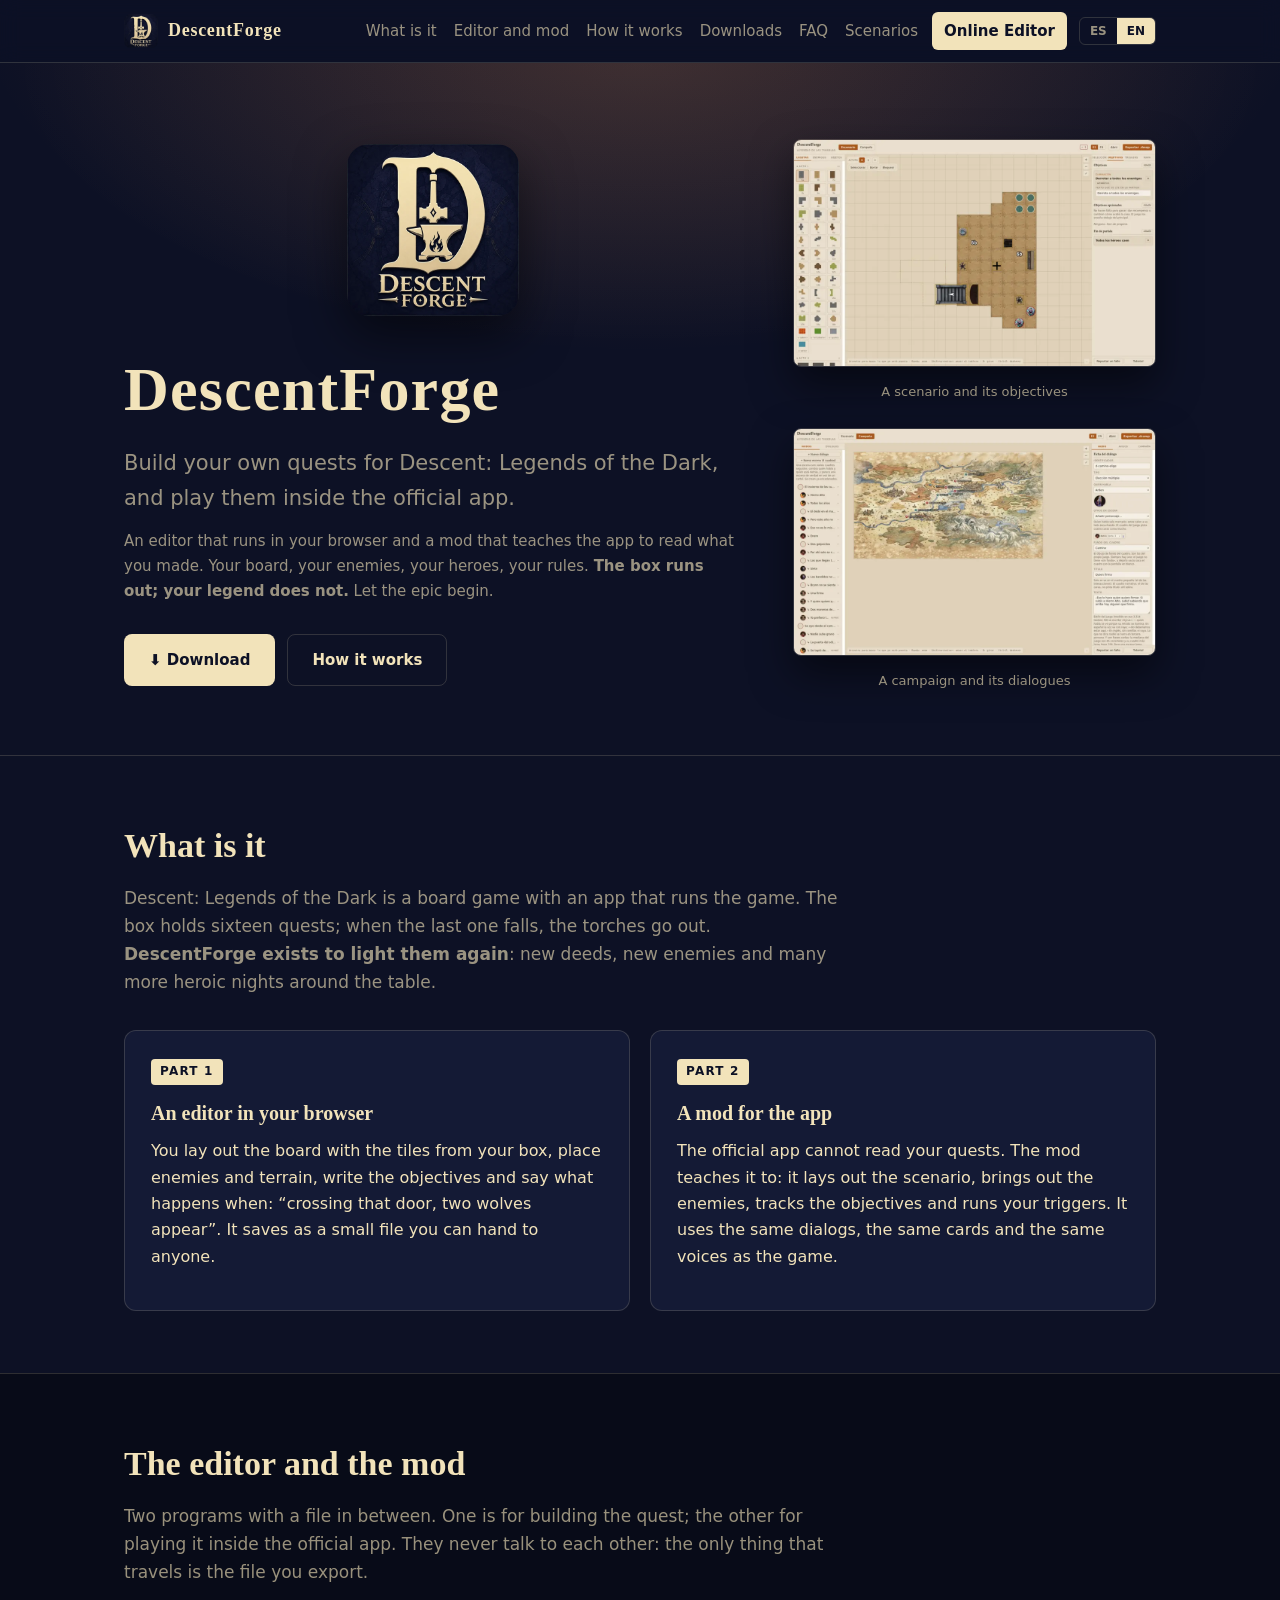
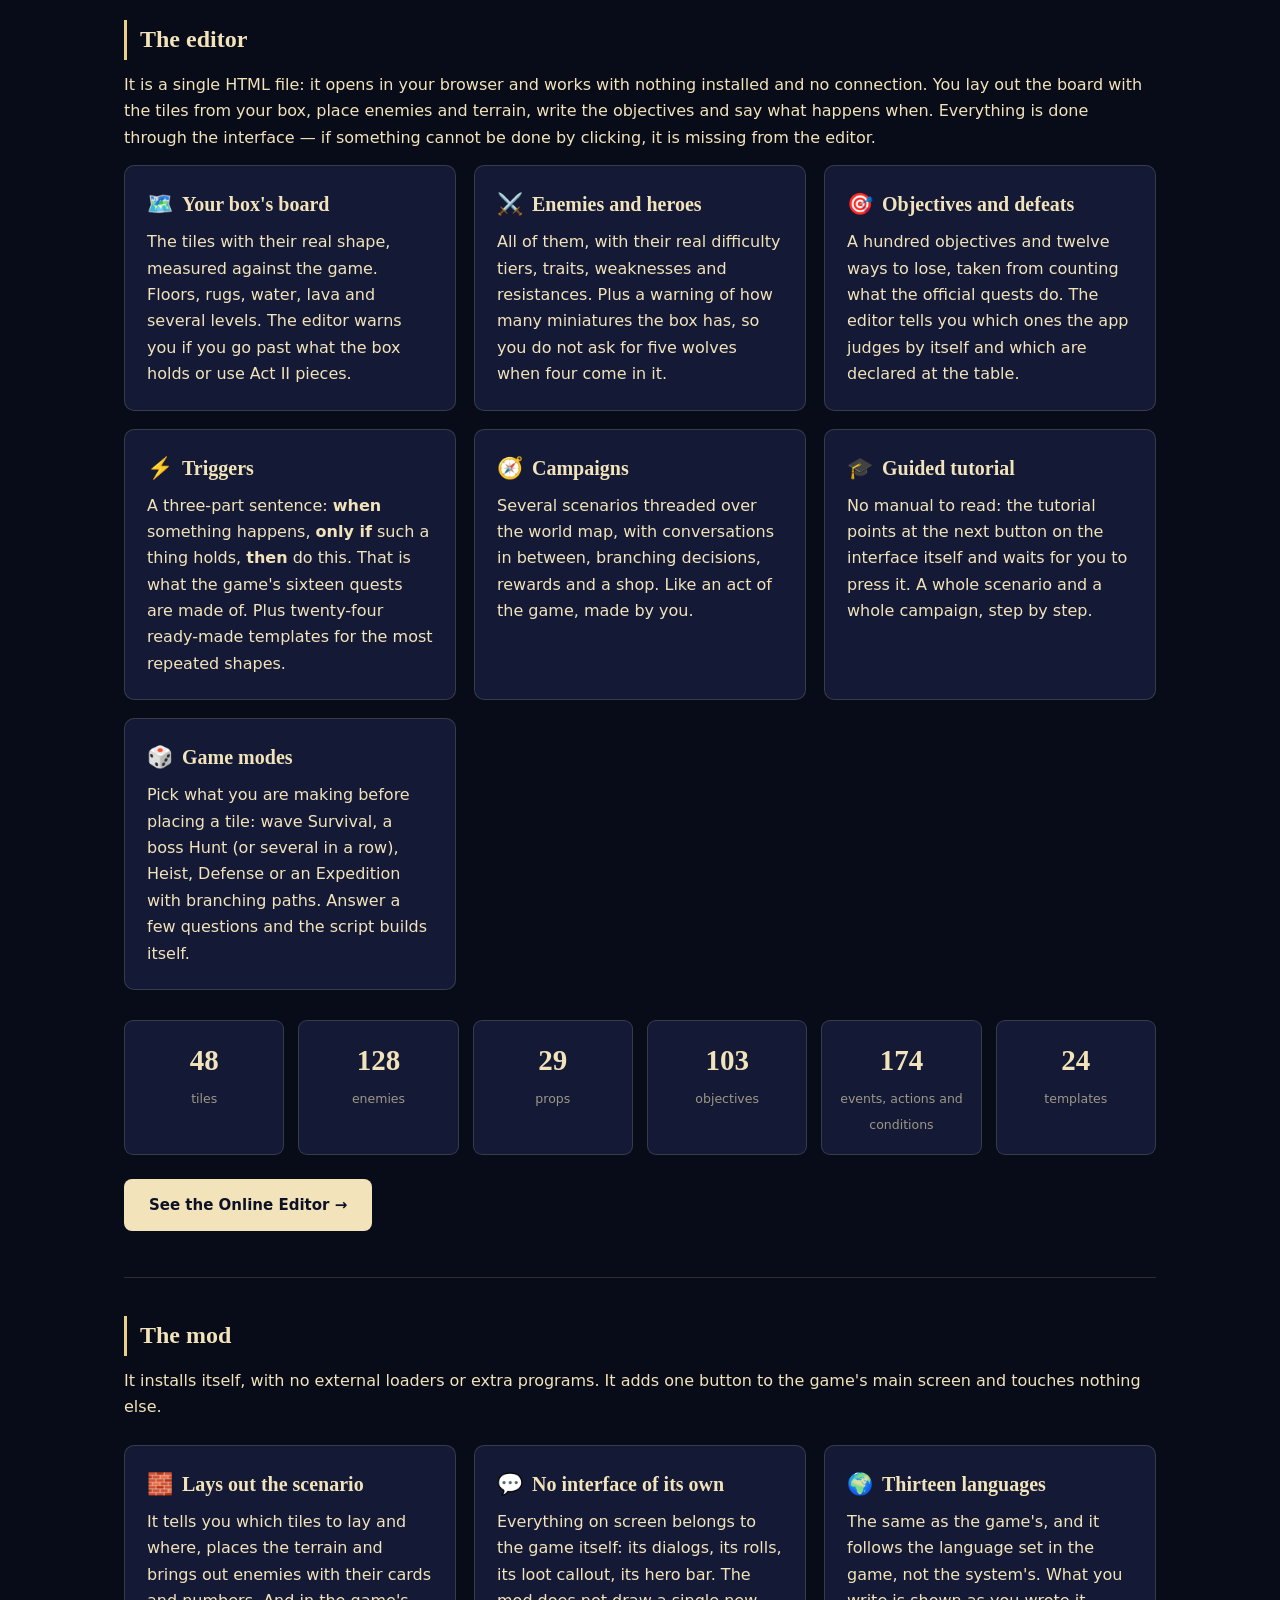
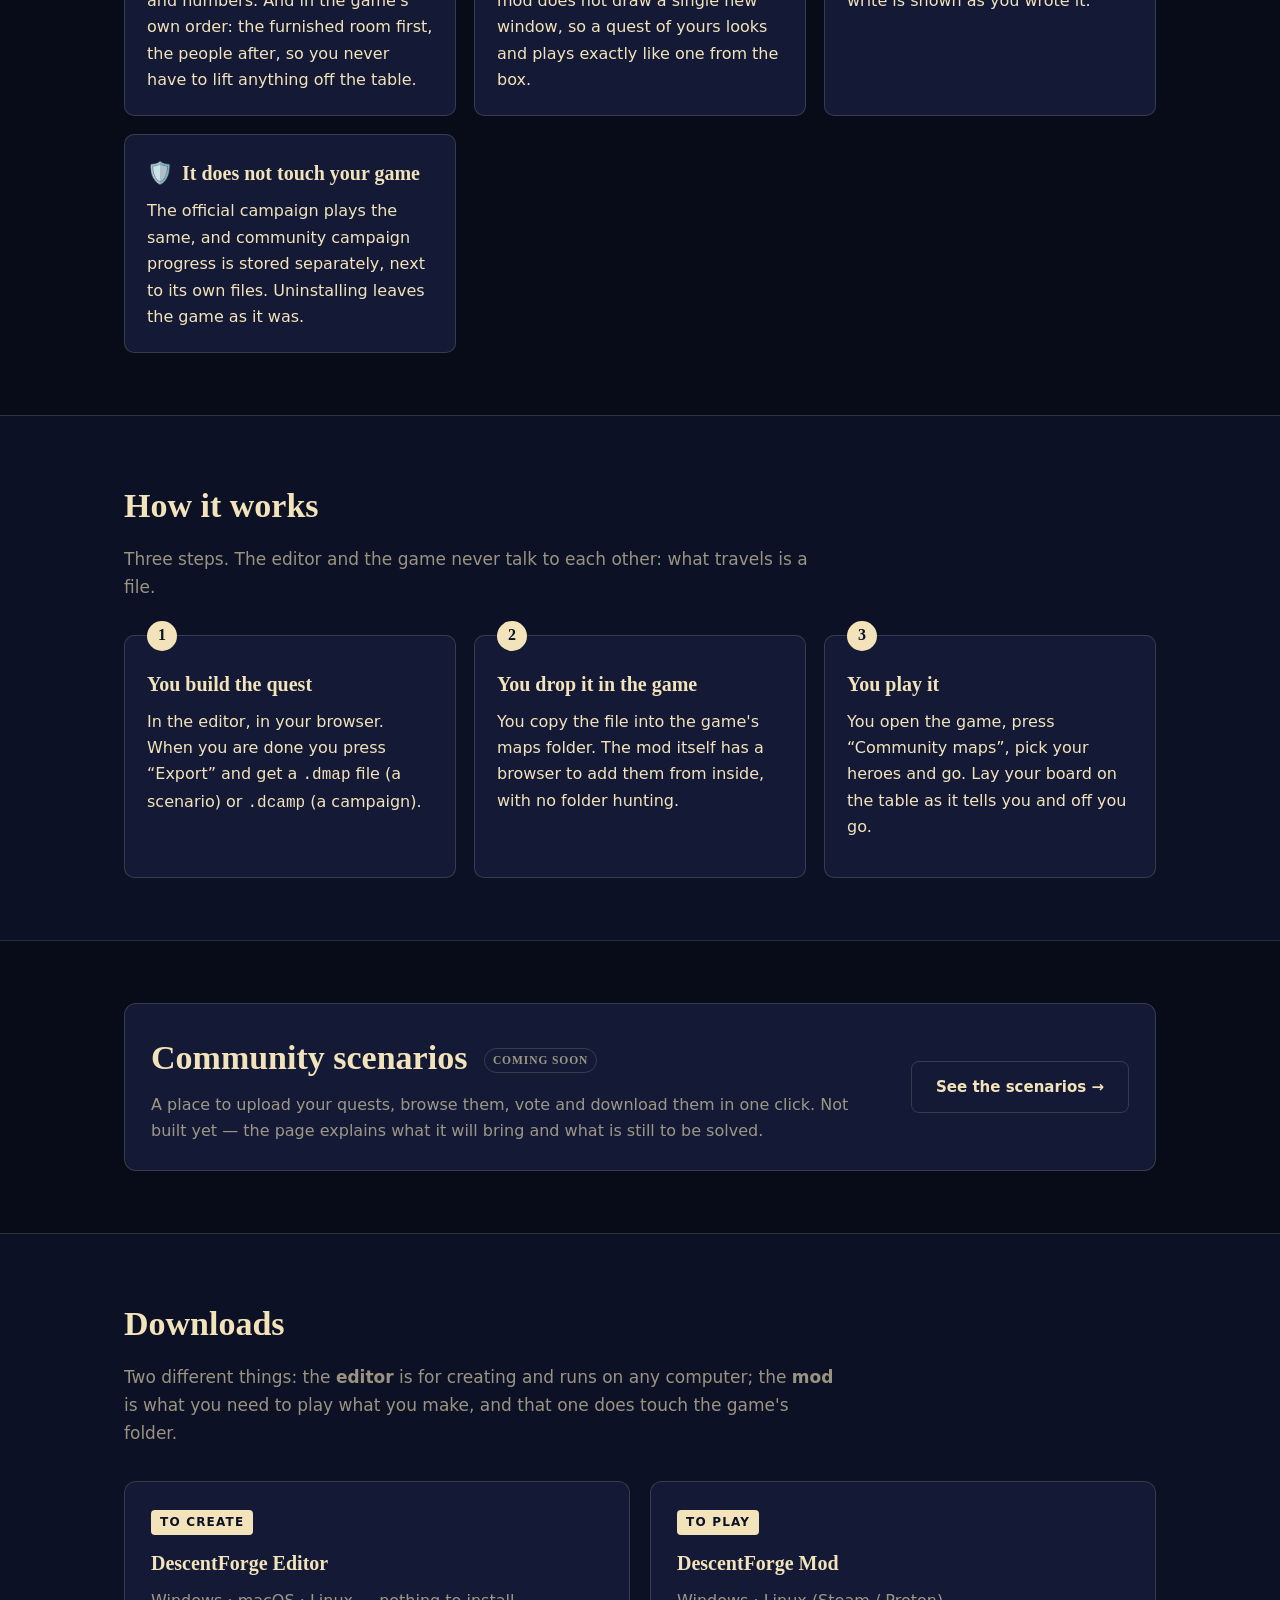
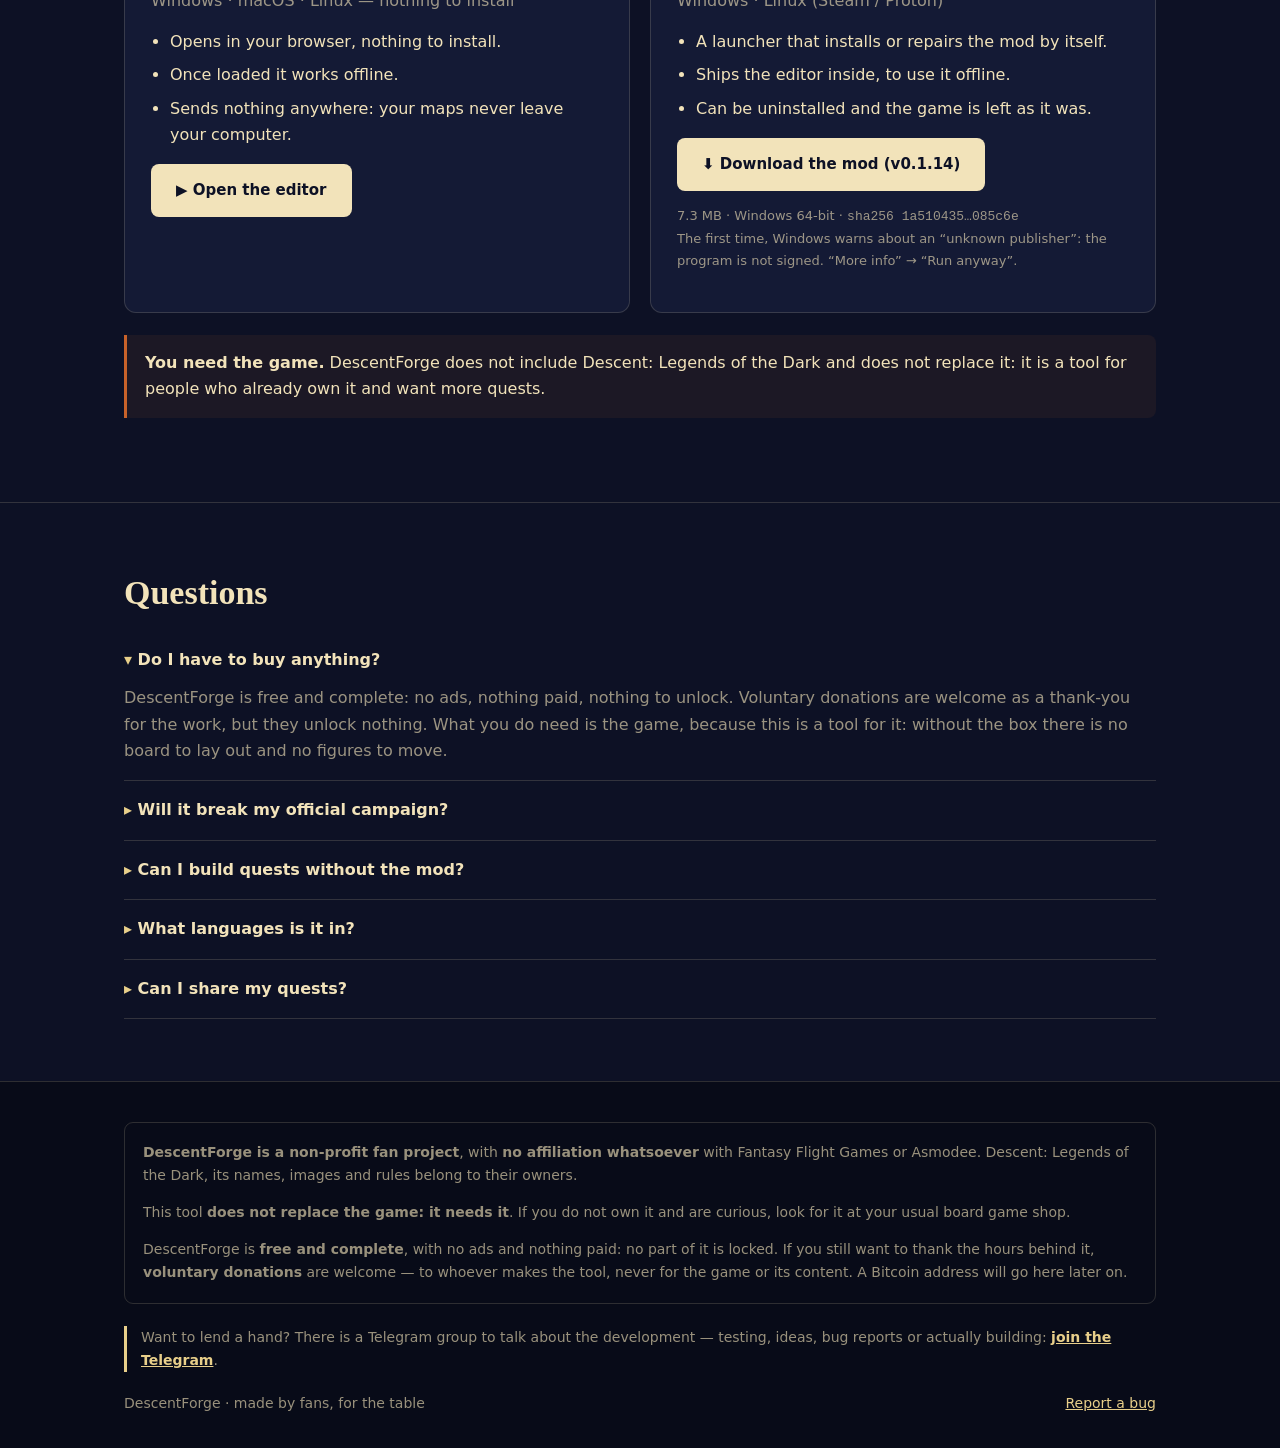
<file: index.html>
<!doctype html>
<html lang="es">
<head>
<meta charset="utf-8">
<meta name="viewport" content="width=device-width, initial-scale=1">
<title>DescentForge — crea tus propias misiones para Descent: Leyendas de las Tinieblas</title>
<meta name="description" content="Editor de escenarios y campañas para Descent: Leyendas de las Tinieblas, y el mod que los juega dentro de la aplicación oficial. Proyecto de aficionados, gratuito y sin afiliación con Fantasy Flight Games.">
<link rel="icon" href="img/favicon.webp" type="image/webp">
<link rel="stylesheet" href="css/estilo.css">
</head>
<body>

<!-- ══ barra ══════════════════════════════════════════════════════════ -->
<header class="barra">
  <div class="envoltura">
    <a class="marca" href="#"><img src="img/logo-192.webp" alt=""><b>DescentForge</b></a>
    <button class="abrir-menu" id="abrirMenu" aria-expanded="false" aria-label="Menú">☰</button>
    <nav class="nav" id="nav">
      <a href="#que-es"       data-es="Qué es"       data-en="What is it">Qué es</a>
      <a href="#editor-y-mod" data-es="Editor y mod" data-en="Editor and mod">Editor y mod</a>
      <a href="#como"         data-es="Funcionamiento" data-en="How it works">Funcionamiento</a>
      <a href="#descargas"    data-es="Descargas"    data-en="Downloads">Descargas</a>
      <a href="#preguntas"    data-es="Preguntas"    data-en="FAQ">Preguntas</a>
      <a href="escenarios.html" data-es="Escenarios" data-en="Scenarios">Escenarios</a>
      <a class="nav-boton" href="editor.html"
         data-es="Editor Online" data-en="Online Editor">Editor Online</a>
    </nav>
    <div class="idiomas" role="group" aria-label="Idioma">
      <button data-lang="es" aria-pressed="true">ES</button>
      <button data-lang="en" aria-pressed="false">EN</button>
    </div>
  </div>
</header>

<!-- ══ portada ════════════════════════════════════════════════════════ -->
<div class="portada">
  <!-- Dos columnas: el texto a la izquierda y las capturas a la derecha. Por
       debajo de 900 px vuelve a una sola columna centrada, que es como estaba. -->
  <div class="envoltura portada-rejilla">
   <div>
    <img class="logo" src="img/logo.webp" width="512" height="512"
         alt="DescentForge: una D con un yunque y un martillo">
    <h1>DescentForge</h1>
    <p class="lema"
       data-es="Crea tus propias misiones para Descent: Leyendas de las Tinieblas, y juégalas en la aplicación oficial."
       data-en="Build your own quests for Descent: Legends of the Dark, and play them inside the official app.">
      Crea tus propias misiones para Descent: Leyendas de las Tinieblas, y juégalas en la aplicación oficial.
    </p>
    <p class="subrayado"
       data-es="Un editor que se abre en el navegador y un mod que enseña a la aplicación a leer lo que has hecho. Tu tablero, tus enemigos, tus héroes, tus leyes. &lt;b&gt;La caja se acaba; tu leyenda, no.&lt;/b&gt; Que empiece la epopeya."
       data-en="An editor that runs in your browser and a mod that teaches the app to read what you made. Your board, your enemies, your heroes, your rules. &lt;b&gt;The box runs out; your legend does not.&lt;/b&gt; Let the epic begin.">
      Un editor que se abre en el navegador y un mod que enseña a la aplicación a leer lo que has hecho.
      Tu tablero, tus enemigos, tus héroes, tus leyes.
      <b>La caja se acaba; tu leyenda, no.</b> Que empiece la epopeya.
    </p>

    <div class="botones">
      <a class="boton principal" href="#descargas"
         data-es="⬇ Descargar" data-en="⬇ Download">⬇ Descargar</a>
      <a class="boton secundario" href="#como"
         data-es="Cómo funciona" data-en="How it works">Cómo funciona</a>
    </div>
   </div>

    <!-- Aquí estaba la tira decorativa de suelos y objetos (arte propio). La
         sustituyen las capturas: quien llega quiere ver la herramienta, no un
         adorno. El arte sigue en img/ y la tira vuelve reponiendo el bloque
         `.tira`, que su CSS no se ha tocado.

         Las capturas salen de `tools/preparar_capturas.py`, no se sacan a
         mano. Sin `loading="lazy"`: pesan 24 y 48 KB, y con la captura
         headless salían vacías. -->
    <div class="tiros">
      <figure class="tiro">
        <img src="img/captura-tablero.webp" width="960" height="600"
             alt="El editor con un escenario montado: las losetas encajadas, objetos sobre el tablero, dos enemigos y la salida de los héroes, con el panel de objetivos abierto a la derecha">
        <figcaption data-es="Un escenario y sus objetivos" data-en="A scenario and its objectives">Un escenario y sus objetivos</figcaption>
      </figure>
      <figure class="tiro">
        <img src="img/captura-campana.webp" width="960" height="600"
             alt="El editor en modo campaña: la lista de diálogos a la izquierda, el mapa del mundo con las paradas marcadas en el centro, y la ficha de un diálogo con su personaje y su texto a la derecha">
        <figcaption data-es="Una campaña y sus diálogos" data-en="A campaign and its dialogues">Una campaña y sus diálogos</figcaption>
      </figure>
    </div>
  </div>
</div>

<!-- ══ qué es ═════════════════════════════════════════════════════════ -->
<section id="que-es">
  <div class="envoltura">
    <h2 data-es="Qué es" data-en="What is it">Qué es</h2>
    <p class="entradilla"
       data-es="Descent: Leyendas de las Tinieblas es un juego de mesa con una aplicación que lleva la partida. La caja trae dieciséis misiones; cuando cae la última, se apagan las antorchas. &lt;b&gt;DescentForge existe para volver a encenderlas&lt;/b&gt;: gestas nuevas, enemigos nuevos y muchas más noches heroicas alrededor de la mesa."
       data-en="Descent: Legends of the Dark is a board game with an app that runs the game. The box holds sixteen quests; when the last one falls, the torches go out. &lt;b&gt;DescentForge exists to light them again&lt;/b&gt;: new deeds, new enemies and many more heroic nights around the table.">
      Descent: Leyendas de las Tinieblas es un juego de mesa con una aplicación que lleva la partida.
      La caja trae dieciséis misiones; cuando cae la última, se apagan las antorchas.
      <b>DescentForge existe para volver a encenderlas</b>: gestas nuevas, enemigos nuevos y muchas
      más noches heroicas alrededor de la mesa.
    </p>

    <div class="piezas">
      <div class="pieza">
        <span class="etiqueta" data-es="Pieza 1" data-en="Part 1">Pieza 1</span>
        <h3 data-es="Un editor en el navegador" data-en="An editor in your browser">Un editor en el navegador</h3>
        <p data-es="Montas el tablero con las losetas de tu caja, colocas los enemigos y el terreno, escribes los objetivos y dices qué pasa cuando: «al cruzar esa puerta, salen dos lobos». Se guarda como un archivo pequeño que puedes pasarle a quien quieras."
           data-en="You lay out the board with the tiles from your box, place enemies and terrain, write the objectives and say what happens when: “crossing that door, two wolves appear”. It saves as a small file you can hand to anyone.">
          Montas el tablero con las losetas de tu caja, colocas los enemigos y el terreno, escribes
          los objetivos y dices qué pasa cuando: «al cruzar esa puerta, salen dos lobos».
          Se guarda como un archivo pequeño que puedes pasarle a quien quieras.
        </p>
      </div>
      <div class="pieza">
        <span class="etiqueta" data-es="Pieza 2" data-en="Part 2">Pieza 2</span>
        <h3 data-es="Un mod para la aplicación" data-en="A mod for the app">Un mod para la aplicación</h3>
        <p data-es="La aplicación oficial no sabe leer tus misiones. El mod le enseña: monta el escenario, saca los enemigos, lleva la cuenta de los objetivos y ejecuta tus disparadores. Usa las mismas ventanas, las mismas cartas y las mismas voces que el juego."
           data-en="The official app cannot read your quests. The mod teaches it to: it lays out the scenario, brings out the enemies, tracks the objectives and runs your triggers. It uses the same dialogs, the same cards and the same voices as the game.">
          La aplicación oficial no sabe leer tus misiones. El mod le enseña: monta el escenario,
          saca los enemigos, lleva la cuenta de los objetivos y ejecuta tus disparadores.
          Usa las mismas ventanas, las mismas cartas y las mismas voces que el juego.
        </p>
      </div>
    </div>
  </div>
</section>

<!-- ══ editor y mod ═══════════════════════════════════════════════════
     Van juntos a propósito: son las dos mitades de lo mismo y solo tienen
     sentido la una con la otra. El detalle del editor no está aquí, está en
     su propia página (editor.html); aquí queda lo justo para entenderlo. -->
<section id="editor-y-mod" class="hundida">
  <div class="envoltura">
    <h2 data-es="El editor y el mod" data-en="The editor and the mod">El editor y el mod</h2>
    <p class="entradilla"
       data-es="Dos programas y un archivo entre ellos. Uno sirve para crear la misión; el otro, para jugarla dentro de la aplicación oficial. No se hablan entre sí: lo único que viaja es el archivo que exportas."
       data-en="Two programs with a file in between. One is for building the quest; the other for playing it inside the official app. They never talk to each other: the only thing that travels is the file you export.">
      Dos programas y un archivo entre ellos. Uno sirve para crear la misión; el otro, para jugarla
      dentro de la aplicación oficial. No se hablan entre sí: lo único que viaja es el archivo que
      exportas.
    </p>

    <div class="bloque">
      <h3 data-es="El editor" data-en="The editor">El editor</h3>
      <p data-es="Es un solo archivo HTML: se abre en el navegador y funciona sin instalar nada y sin conexión. Montas el tablero con las losetas de tu caja, colocas enemigos y terreno, escribes los objetivos y dices qué pasa cuando. Todo se hace con la interfaz — si algo no se puede hacer pulsando, es que falta en el editor."
         data-en="It is a single HTML file: it opens in your browser and works with nothing installed and no connection. You lay out the board with the tiles from your box, place enemies and terrain, write the objectives and say what happens when. Everything is done through the interface — if something cannot be done by clicking, it is missing from the editor.">
        Es un solo archivo HTML: se abre en el navegador y funciona sin instalar nada y sin conexión.
        Montas el tablero con las losetas de tu caja, colocas enemigos y terreno, escribes los
        objetivos y dices qué pasa cuando. Todo se hace con la interfaz — si algo no se puede hacer
        pulsando, es que falta en el editor.
      </p>

      <!-- Estas seis tarjetas están también en editor.html, y a propósito: son
           lo que hay que ver para entender qué se puede hacer, y quien llega a
           la principal no tiene por qué pasar por la otra página. Si se cambia
           una, se cambia en las dos. -->
      <div class="rejilla" style="margin-bottom:26px">
        <div class="tarjeta">
          <h3><span class="icono">🗺️</span><span data-es="El tablero de tu caja" data-en="Your box's board">El tablero de tu caja</span></h3>
          <p data-es="Las losetas con su forma real, medida contra el juego. Suelos, alfombras, agua, lava y varias alturas. El editor te avisa si te pasas de lo que trae la caja o si usas piezas del Acto II."
             data-en="The tiles with their real shape, measured against the game. Floors, rugs, water, lava and several levels. The editor warns you if you go past what the box holds or use Act II pieces.">
            Las losetas con su forma real, medida contra el juego. Suelos, alfombras, agua, lava y varias
            alturas. El editor te avisa si te pasas de lo que trae la caja o si usas piezas del Acto II.
          </p>
        </div>
        <div class="tarjeta">
          <h3><span class="icono">⚔️</span><span data-es="Enemigos y héroes" data-en="Enemies and heroes">Enemigos y héroes</span></h3>
          <p data-es="Todos los del juego, con sus niveles de dificultad reales, sus rasgos, sus debilidades y sus resistencias. Y el aviso de cuántas miniaturas trae la caja, para que no pidas cinco lobos si vienen cuatro."
             data-en="All of them, with their real difficulty tiers, traits, weaknesses and resistances. Plus a warning of how many miniatures the box has, so you do not ask for five wolves when four come in it.">
            Todos los del juego, con sus niveles de dificultad reales, sus rasgos, sus debilidades y sus
            resistencias. Y el aviso de cuántas miniaturas trae la caja, para que no pidas cinco lobos
            si vienen cuatro.
          </p>
        </div>
        <div class="tarjeta">
          <h3><span class="icono">🎯</span><span data-es="Objetivos y derrotas" data-en="Objectives and defeats">Objetivos y derrotas</span></h3>
          <p data-es="Cien objetivos y doce formas de perder, sacados de contar lo que hacen las misiones oficiales. El editor te dice cuáles juzga la aplicación sola y cuáles se declaran en la mesa."
             data-en="A hundred objectives and twelve ways to lose, taken from counting what the official quests do. The editor tells you which ones the app judges by itself and which are declared at the table.">
            Cien objetivos y doce formas de perder, sacados de contar lo que hacen las misiones oficiales.
            El editor te dice cuáles juzga la aplicación sola y cuáles se declaran en la mesa.
          </p>
        </div>
        <div class="tarjeta">
          <h3><span class="icono">⚡</span><span data-es="Disparadores" data-en="Triggers">Disparadores</span></h3>
          <p data-es="Una frase de tres partes: &lt;b&gt;cuándo&lt;/b&gt; pasa algo, &lt;b&gt;solo si&lt;/b&gt; se cumple tal cosa, &lt;b&gt;entonces&lt;/b&gt; haz esto. Con eso están hechas las dieciséis misiones del juego. Y veinticuatro plantillas listas para las formas que más se repiten."
             data-en="A three-part sentence: &lt;b&gt;when&lt;/b&gt; something happens, &lt;b&gt;only if&lt;/b&gt; such a thing holds, &lt;b&gt;then&lt;/b&gt; do this. That is what the game's sixteen quests are made of. Plus twenty-four ready-made templates for the most repeated shapes.">
            Una frase de tres partes: <b>cuándo</b> pasa algo, <b>solo si</b> se cumple tal cosa,
            <b>entonces</b> haz esto. Con eso están hechas las dieciséis misiones del juego.
            Y veinticuatro plantillas listas para las formas que más se repiten.
          </p>
        </div>
        <div class="tarjeta">
          <h3><span class="icono">🧭</span><span data-es="Campañas" data-en="Campaigns">Campañas</span></h3>
          <p data-es="Varios escenarios enhebrados sobre el mapa del mundo, con conversaciones entre medias, decisiones que ramifican, recompensas y una tienda. Como un acto del juego, hecho por ti."
             data-en="Several scenarios threaded over the world map, with conversations in between, branching decisions, rewards and a shop. Like an act of the game, made by you.">
            Varios escenarios enhebrados sobre el mapa del mundo, con conversaciones entre medias,
            decisiones que ramifican, recompensas y una tienda. Como un acto del juego, hecho por ti.
          </p>
        </div>
        <div class="tarjeta">
          <h3><span class="icono">🎓</span><span data-es="Tutorial guiado" data-en="Guided tutorial">Tutorial guiado</span></h3>
          <p data-es="No hay manual que leer: el tutorial va señalando el botón que toca sobre la propia interfaz y espera a que lo pulses. Un escenario entero y una campaña entera, paso a paso."
             data-en="No manual to read: the tutorial points at the next button on the interface itself and waits for you to press it. A whole scenario and a whole campaign, step by step.">
            No hay manual que leer: el tutorial va señalando el botón que toca sobre la propia interfaz
            y espera a que lo pulses. Un escenario entero y una campaña entera, paso a paso.
          </p>
        </div>
        <div class="tarjeta">
          <h3><span class="icono">🎲</span><span data-es="Modos de juego" data-en="Game modes">Modos de juego</span></h3>
          <p data-es="Elige qué vas a crear antes de poner una loseta: Supervivencia por oleadas, Cacería de un jefe (o varios seguidos), Atraco, Defensa o Expedición con rutas. Contestas unas pocas preguntas y el guion se monta solo."
             data-en="Pick what you are making before placing a tile: wave Survival, a boss Hunt (or several in a row), Heist, Defense or an Expedition with branching paths. Answer a few questions and the script builds itself.">
            Elige qué vas a crear antes de poner una loseta: Supervivencia por oleadas, Cacería de un jefe (o varios seguidos), Atraco, Defensa o Expedición con rutas. Contestas unas pocas preguntas y el guion se monta solo.
          </p>
        </div>
      </div>

      <div class="cifras">
        <div class="cifra"><b>48</b><span data-es="losetas" data-en="tiles">losetas</span></div>
        <div class="cifra"><b>128</b><span data-es="enemigos" data-en="enemies">enemigos</span></div>
        <div class="cifra"><b>29</b><span data-es="objetos" data-en="props">objetos</span></div>
        <div class="cifra"><b>103</b><span data-es="objetivos" data-en="objectives">objetivos</span></div>
        <div class="cifra"><b>174</b><span data-es="eventos, acciones y condiciones" data-en="events, actions and conditions">eventos, acciones y condiciones</span></div>
        <div class="cifra"><b>24</b><span data-es="plantillas" data-en="templates">plantillas</span></div>
      </div>

      <p style="margin-top:24px">
        <a class="boton principal" href="editor.html"
           data-es="Ver el Editor Online →" data-en="See the Online Editor →">Ver el Editor Online →</a>
      </p>
    </div>

    <div class="bloque">
      <h3 data-es="El mod" data-en="The mod">El mod</h3>
      <p style="margin-bottom:24px"
         data-es="Se instala solo, sin cargadores externos ni programas de por medio. Añade un botón a la pantalla principal del juego y no toca nada más."
         data-en="It installs itself, with no external loaders or extra programs. It adds one button to the game's main screen and touches nothing else.">
        Se instala solo, sin cargadores externos ni programas de por medio.
        Añade un botón a la pantalla principal del juego y no toca nada más.
      </p>

    <div class="rejilla">
      <div class="tarjeta">
        <h3><span class="icono">🧱</span><span data-es="Monta el escenario" data-en="Lays out the scenario">Monta el escenario</span></h3>
        <p data-es="Te dice qué losetas poner y dónde, coloca el terreno y saca a los enemigos con sus cartas y sus cifras. Y en el mismo orden que el juego: primero la sala amueblada y después la gente, para que no tengas que levantar nada de la mesa."
           data-en="It tells you which tiles to lay and where, places the terrain and brings out enemies with their cards and numbers. And in the game's own order: the furnished room first, the people after, so you never have to lift anything off the table.">
          Te dice qué losetas poner y dónde, coloca el terreno y saca a los enemigos con sus cartas y
          sus cifras. Y en el mismo orden que el juego: primero la sala amueblada y después la gente,
          para que no tengas que levantar nada de la mesa.
        </p>
      </div>
      <div class="tarjeta">
        <h3><span class="icono">💬</span><span data-es="Sin interfaz propia" data-en="No interface of its own">Sin interfaz propia</span></h3>
        <p data-es="Todo lo que sale en pantalla es del propio juego: sus cuadros de diálogo, sus tiradas, su cartel de botín, su barra de héroes. El mod no dibuja ni una ventana nueva, así que una misión tuya se ve y se juega exactamente igual que una de la caja."
           data-en="Everything on screen belongs to the game itself: its dialogs, its rolls, its loot callout, its hero bar. The mod does not draw a single new window, so a quest of yours looks and plays exactly like one from the box.">
          Todo lo que sale en pantalla es del propio juego: sus cuadros de diálogo, sus tiradas, su
          cartel de botín, su barra de héroes. El mod no dibuja ni una ventana nueva, así que una
          misión tuya se ve y se juega exactamente igual que una de la caja.
        </p>
      </div>
      <div class="tarjeta">
        <h3><span class="icono">🌍</span><span data-es="Trece idiomas" data-en="Thirteen languages">Trece idiomas</span></h3>
        <p data-es="Los mismos que el juego, y sigue al idioma que tengas puesto en él, no al del sistema. Lo que escribas tú se enseña tal cual."
           data-en="The same as the game's, and it follows the language set in the game, not the system's. What you write is shown as you wrote it.">
          Los mismos que el juego, y sigue al idioma que tengas puesto en él, no al del sistema.
          Lo que escribas tú se enseña tal cual.
        </p>
      </div>
      <div class="tarjeta">
        <h3><span class="icono">🛡️</span><span data-es="No toca tu partida" data-en="It does not touch your game">No toca tu partida</span></h3>
        <p data-es="La campaña oficial se juega igual, y el progreso de las campañas de la comunidad se guarda aparte, junto a sus archivos. Desinstalar el mod deja el juego como estaba."
           data-en="The official campaign plays the same, and community campaign progress is stored separately, next to its own files. Uninstalling leaves the game as it was.">
          La campaña oficial se juega igual, y el progreso de las campañas de la comunidad se guarda
          aparte, junto a sus archivos. Desinstalar el mod deja el juego como estaba.
        </p>
      </div>
    </div>
    </div>
  </div>
</section>

<!-- ══ cómo va ════════════════════════════════════════════════════════ -->
<section id="como">
  <div class="envoltura">
    <h2 data-es="Funcionamiento" data-en="How it works">Funcionamiento</h2>
    <p class="entradilla"
       data-es="Tres pasos. El editor y el juego no se hablan entre ellos: lo que viaja es un archivo."
       data-en="Three steps. The editor and the game never talk to each other: what travels is a file.">
      Tres pasos. El editor y el juego no se hablan entre ellos: lo que viaja es un archivo.
    </p>
    <div class="pasos">
      <div class="paso">
        <h3 data-es="Haces la misión" data-en="You build the quest">Haces la misión</h3>
        <p data-es="En el editor, en tu navegador. Al terminar pulsas «Exportar» y te bajas un archivo .dmap (un escenario) o .dcamp (una campaña). Pesa unas decenas de kilobytes."
           data-en="In the editor, in your browser. When you are done you press “Export” and get a &lt;code&gt;.dmap&lt;/code&gt; file (a scenario) or &lt;code&gt;.dcamp&lt;/code&gt; (a campaign).">
          En el editor, en tu navegador. Al terminar pulsas «Exportar» y te bajas un archivo
          <code>.dmap</code> (un escenario) o <code>.dcamp</code> (una campaña).
        </p>
      </div>
      <div class="paso">
        <h3 data-es="La pones en el juego" data-en="You drop it in the game">La pones en el juego</h3>
        <p data-es="Copias el archivo a la carpeta de mapas del juego. El propio mod trae un explorador para añadirlos desde dentro, sin buscar carpetas a mano."
           data-en="You copy the file into the game's maps folder. The mod itself has a browser to add them from inside, with no folder hunting.">
          Copias el archivo a la carpeta de mapas del juego. El propio mod trae un explorador para
          añadirlos desde dentro, sin buscar carpetas a mano.
        </p>
      </div>
      <div class="paso">
        <h3 data-es="La juegas" data-en="You play it">La juegas</h3>
        <p data-es="Abres el juego, pulsas «Mapas de comunidad», eliges tus héroes y a jugar. Monta tu tablero en la mesa siguiendo lo que te dice y adelante."
           data-en="You open the game, press “Community maps”, pick your heroes and go. Lay your board on the table as it tells you and off you go.">
          Abres el juego, pulsas «Mapas de comunidad», eliges tus héroes y a jugar.
          Monta tu tablero en la mesa siguiendo lo que te dice y adelante.
        </p>
      </div>
    </div>
  </div>
</section>

<!-- ══ escenarios ═════════════════════════════════════════════════════
     La galería vive en su propia página (escenarios.html). Aquí solo queda
     la puerta: en la portada quedaba grande para algo que todavía no existe. -->
<section id="escenarios" class="hundida">
  <div class="envoltura">
    <div class="banda">
      <div>
        <h2 style="margin-bottom:6px">
          <span data-es="Escenarios de la comunidad" data-en="Community scenarios">Escenarios de la comunidad</span>
          <span class="pronto" data-es="Próximamente" data-en="Coming soon">Próximamente</span>
        </h2>
        <p style="margin:0" class="apagado"
           data-es="Un sitio donde subir tus misiones, buscarlas, votarlas y descargarlas de un clic. Todavía no está hecho — la página cuenta qué traerá y qué falta por resolver."
           data-en="A place to upload your quests, browse them, vote and download them in one click. Not built yet — the page explains what it will bring and what is still to be solved.">
          Un sitio donde subir tus misiones, buscarlas, votarlas y descargarlas de un clic.
          Todavía no está hecho — la página cuenta qué traerá y qué falta por resolver.
        </p>
      </div>
      <a class="boton secundario" href="escenarios.html"
         data-es="Ver los escenarios →" data-en="See the scenarios →">Ver los escenarios →</a>
    </div>
  </div>
</section>

<!-- ══ descargas ══════════════════════════════════════════════════════ -->
<section id="descargas">
  <div class="envoltura">
    <h2 data-es="Descargas" data-en="Downloads">Descargas</h2>
    <p class="entradilla"
       data-es="Dos cosas distintas: el editor sirve para crear y funciona en cualquier ordenador; el mod hace falta para jugar lo que crees, y ese sí toca la carpeta del juego."
       data-en="Two different things: the &lt;b&gt;editor&lt;/b&gt; is for creating and runs on any computer; the &lt;b&gt;mod&lt;/b&gt; is what you need to play what you make, and that one does touch the game's folder.">
      Dos cosas distintas: el <b>editor</b> sirve para crear y funciona en cualquier ordenador;
      el <b>mod</b> hace falta para jugar lo que crees, y ese sí toca la carpeta del juego.
    </p>

    <div class="piezas">
      <div class="pieza">
        <span class="etiqueta" data-es="Para crear" data-en="To create">Para crear</span>
        <h3>DescentForge Editor</h3>
        <p class="apagado" data-es="Windows · macOS · Linux — no hace falta instalar nada"
           data-en="Windows · macOS · Linux — nothing to install">Windows · macOS · Linux — no hace falta instalar nada</p>
        <ul>
          <li data-es="Se abre en el navegador, sin instalar nada." data-en="Opens in your browser, nothing to install.">Se abre en el navegador, sin instalar nada.</li>
          <li data-es="Una vez cargado funciona sin conexión." data-en="Once loaded it works offline.">Una vez cargado funciona sin conexión.</li>
          <li data-es="No manda nada a ningún sitio: tus mapas no salen de tu ordenador." data-en="Sends nothing anywhere: your maps never leave your computer.">No manda nada a ningún sitio: tus mapas no salen de tu ordenador.</li>
        </ul>
        <!-- Publicado el 8-ago-2026: `editor/index.html` es una copia de
             `DescentForge/web/dist/DescentForge.html` (2 MB, un solo archivo,
             sin peticiones a la red). Para actualizarlo se vuelve a copiar.
             Mismo destino y mismo `target` que el botón de `editor.html`: si se
             toca uno, se tocan los dos. -->
        <p style="margin-top:16px">
          <a class="boton principal" href="editor/" target="_blank" rel="noopener"
             data-es="▶ Abrir el editor" data-en="▶ Open the editor">▶ Abrir el editor</a>
        </p>
      </div>

      <div class="pieza">
        <span class="etiqueta" data-es="Para jugar" data-en="To play">Para jugar</span>
        <h3>DescentForge Mod</h3>
        <p class="apagado" data-es="Windows · Linux (Steam / Proton)" data-en="Windows · Linux (Steam / Proton)">Windows · Linux (Steam / Proton)</p>
        <ul>
          <li data-es="Un lanzador que instala o repara el mod solo." data-en="A launcher that installs or repairs the mod by itself.">Un lanzador que instala o repara el mod solo.</li>
          <li data-es="Trae el editor dentro, para usarlo sin conexión." data-en="Ships the editor inside, to use it offline.">Trae el editor dentro, para usarlo sin conexión.</li>
          <li data-es="Se puede desinstalar y el juego queda como estaba." data-en="Can be uninstalled and the game is left as it was.">Se puede desinstalar y el juego queda como estaba.</li>
        </ul>
        <!-- La descarga del mod SÍ apunta a un archivo. Va a una **Release de
             GitHub**, no a una carpeta de este repositorio, y a propósito: el
             .zip pesa 7 MB y en el repositorio se quedaría en el historial para
             siempre —una versión al mes son 84 MB al año que ya no se pueden
             quitar sin reescribir la historia—. Los archivos de una Release
             viven aparte y se pueden borrar.

             `releases/latest/download/...` lo resuelve GitHub a la última
             publicada, así que **este enlace no hay que tocarlo al sacar una
             versión nueva**; sí el número y la firma de aquí abajo. -->
        <p style="margin-top:16px">
          <a class="boton principal"
             href="https://github.com/Xeyz15/descentforge/releases/latest/download/DescentForge-0.1.14.zip"
             data-es="⬇ Descargar el mod (v0.1.14)"
             data-en="⬇ Download the mod (v0.1.14)">⬇ Descargar el mod (v0.1.14)</a>
        </p>
        <p class="apagado" style="margin-top:10px;font-size:13px;line-height:1.7"
           data-es="7,3 MB · Windows 64 bits · &lt;code&gt;sha256 1a510435…085c6e&lt;/code&gt;&lt;br&gt;La primera vez Windows avisa de «editor desconocido»: el programa no está firmado. «Más información» → «Ejecutar de todas formas»."
           data-en="7.3 MB · Windows 64-bit · &lt;code&gt;sha256 1a510435…085c6e&lt;/code&gt;&lt;br&gt;The first time, Windows warns about an “unknown publisher”: the program is not signed. “More info” → “Run anyway”.">7,3 MB · Windows 64 bits · <code>sha256 1a510435…085c6e</code><br>La primera vez Windows avisa de «editor desconocido»: el programa no está firmado. «Más información» → «Ejecutar de todas formas».</p>
      </div>
    </div>

    <div class="aviso">
      <p style="margin:0"
         data-es="Necesitas tener el juego. DescentForge no incluye Descent: Leyendas de las Tinieblas ni lo sustituye: es una herramienta para quien ya lo tiene y quiere más misiones."
         data-en="&lt;b&gt;You need the game.&lt;/b&gt; DescentForge does not include Descent: Legends of the Dark and does not replace it: it is a tool for people who already own it and want more quests.">
        <b>Necesitas tener el juego.</b> DescentForge no incluye Descent: Leyendas de las Tinieblas
        ni lo sustituye: es una herramienta para quien ya lo tiene y quiere más misiones.
      </p>
    </div>
  </div>
</section>

<!-- ══ preguntas ══════════════════════════════════════════════════════ -->
<section id="preguntas">
  <div class="envoltura">
    <h2 data-es="Preguntas" data-en="Questions">Preguntas</h2>

    <details open>
      <summary data-es="¿Hace falta comprar algo?" data-en="Do I have to buy anything?">¿Hace falta comprar algo?</summary>
      <p data-es="DescentForge es gratis y entero: no hay anuncios ni ninguna parte de pago, y no hay nada que desbloquear. Se aceptan donaciones voluntarias para agradecer el trabajo, pero no dan acceso a nada. Lo que sí hace falta es el juego, porque esto es una herramienta para él: sin la caja no hay tablero que montar ni figuras que mover."
         data-en="DescentForge is free and complete: no ads, nothing paid, nothing to unlock. Voluntary donations are welcome as a thank-you for the work, but they unlock nothing. What you do need is the game, because this is a tool for it: without the box there is no board to lay out and no figures to move.">
        DescentForge es gratis y entero: no hay anuncios ni ninguna parte de pago, y no hay nada que
        desbloquear. Se aceptan donaciones voluntarias para agradecer el trabajo, pero no dan acceso
        a nada. Lo que sí hace falta es el juego, porque esto es una herramienta para él: sin la caja
        no hay tablero que montar ni figuras que mover.
      </p>
    </details>

    <details>
      <summary data-es="¿Se rompe mi partida oficial?" data-en="Will it break my official campaign?">¿Se rompe mi partida oficial?</summary>
      <p data-es="No debería. La campaña oficial se juega igual, las campañas de la comunidad guardan su progreso en su propia carpeta y el mod se puede desinstalar dejando el juego como estaba. Aun así, si tienes una partida a la que le tengas cariño, haz copia antes: es un proyecto de aficionados."
         data-en="It should not. The official campaign plays the same, community campaigns keep their progress in their own folder, and the mod can be uninstalled leaving the game as it was. Even so, if you have a campaign you care about, &lt;b&gt;back it up first&lt;/b&gt;: this is a hobby project.">
        No debería. La campaña oficial se juega igual, las campañas de la comunidad guardan su progreso
        en su propia carpeta y el mod se puede desinstalar dejando el juego como estaba. Aun así, si
        tienes una partida a la que le tengas cariño, <b>haz copia antes</b>: es un proyecto de aficionados.
      </p>
    </details>

    <details>
      <summary data-es="¿Puedo hacer misiones sin tener el mod?" data-en="Can I build quests without the mod?">¿Puedo hacer misiones sin tener el mod?</summary>
      <p data-es="Sí. El editor va suelto en cualquier ordenador y hasta en el navegador del móvil. El mod solo hace falta para jugar lo que has hecho."
         data-en="Yes. The editor runs on its own on any computer, and even in a phone browser. The mod is only needed to play what you made.">
        Sí. El editor va suelto en cualquier ordenador y hasta en el navegador del móvil.
        El mod solo hace falta para jugar lo que has hecho.
      </p>
    </details>

    <details>
      <summary data-es="¿En qué idiomas está?" data-en="What languages is it in?">¿En qué idiomas está?</summary>
      <p data-es="El editor, en español e inglés. El mod, en los trece idiomas del juego, y sigue al que tengas puesto en él. Lo que escribas tú sale tal cual, en el idioma en que lo escribas."
         data-en="The editor, in Spanish and English. The mod, in the game's thirteen languages, and it follows whichever you have set there. What you write shows up as you wrote it.">
        El editor, en español e inglés. El mod, en los trece idiomas del juego, y sigue al que tengas
        puesto en él. Lo que escribas tú sale tal cual.
      </p>
    </details>

    <details>
      <summary data-es="¿Puedo compartir mis misiones?" data-en="Can I share my quests?">¿Puedo compartir mis misiones?</summary>
      <p data-es="Sí, son archivos tuyos y los pasas como quieras. La galería para subirlas y votarlas está por hacer (&lt;a href=&quot;escenarios.html&quot;&gt;escenarios de la comunidad&lt;/a&gt;); mientras tanto sirve cualquier sitio donde se comparta un archivo."
         data-en="Yes, they are your files and you pass them around however you like. The gallery for uploading and voting is still to be built (&lt;a href=&quot;escenarios.html&quot;&gt;community scenarios&lt;/a&gt;); meanwhile any place you can share a file works.">
        Sí, son archivos tuyos y los pasas como quieras. La galería para subirlas y votarlas está por
        hacer (<a href="escenarios.html">escenarios de la comunidad</a>); mientras tanto sirve
        cualquier sitio donde se comparta un archivo.
      </p>
    </details>
  </div>
</section>

<!-- ══ pie ════════════════════════════════════════════════════════════ -->
<footer>
  <div class="envoltura">
    <div class="legal">
      <p data-es="&lt;b&gt;DescentForge es un proyecto de aficionados&lt;/b&gt;, sin ánimo de lucro y &lt;b&gt;sin ninguna afiliación&lt;/b&gt; con Fantasy Flight Games ni con Asmodee. Descent: Leyendas de las Tinieblas, sus nombres, sus imágenes y sus reglas pertenecen a sus dueños."
         data-en="&lt;b&gt;DescentForge is a non-profit fan project&lt;/b&gt;, with &lt;b&gt;no affiliation whatsoever&lt;/b&gt; with Fantasy Flight Games or Asmodee. Descent: Legends of the Dark, its names, images and rules belong to their owners.">
        <b>DescentForge es un proyecto de aficionados</b>, sin ánimo de lucro y <b>sin ninguna
        afiliación</b> con Fantasy Flight Games ni con Asmodee. Descent: Leyendas de las Tinieblas,
        sus nombres, sus imágenes y sus reglas pertenecen a sus dueños.
      </p>
      <p data-es="Esta herramienta &lt;b&gt;no sustituye al juego: lo necesita&lt;/b&gt;. Si no lo tienes y te interesa, búscalo en tu tienda de juegos de mesa habitual."
         data-en="This tool &lt;b&gt;does not replace the game: it needs it&lt;/b&gt;. If you do not own it and are curious, look for it at your usual board game shop.">
        Esta herramienta <b>no sustituye al juego: lo necesita</b>. Si no lo tienes y te interesa,
        búscalo en tu tienda de juegos de mesa habitual.
      </p>
      <!-- Donaciones: la redacción importa. Lo que se agradece es el tiempo de
           quien hace la herramienta; NO se vende, ni se alquila, ni se cobra
           nada del juego ni de sus contenidos, y todo sigue siendo gratis sin
           donar. La dirección de BTC va aquí cuando la haya: sustituir el
           <code> por ella y quitar la frase de «más adelante». -->
      <p style="margin-bottom:0"
         data-es="DescentForge es &lt;b&gt;gratis y completo&lt;/b&gt;, sin anuncios y sin nada de pago: no hay ninguna parte cerrada. Si aun así quieres agradecer las horas que hay detrás, se aceptan &lt;b&gt;donaciones voluntarias&lt;/b&gt; — a quien hace la herramienta, nunca por el juego ni por su contenido. La dirección de Bitcoin se pondrá aquí más adelante."
         data-en="DescentForge is &lt;b&gt;free and complete&lt;/b&gt;, with no ads and nothing paid: no part of it is locked. If you still want to thank the hours behind it, &lt;b&gt;voluntary donations&lt;/b&gt; are welcome — to whoever makes the tool, never for the game or its content. A Bitcoin address will go here later on.">
        DescentForge es <b>gratis y completo</b>, sin anuncios y sin nada de pago: no hay ninguna
        parte cerrada. Si aun así quieres agradecer las horas que hay detrás, se aceptan
        <b>donaciones voluntarias</b> — a quien hace la herramienta, nunca por el juego ni por su
        contenido. La dirección de Bitcoin se pondrá aquí más adelante.
      </p>
    </div>
    <!-- El grupo de Telegram: el único enlace externo del sitio. Va con
         rel="noopener noreferrer" porque abre en otra pestaña. -->
    <p class="ayuda"
       data-es="¿Quieres arrimar el hombro? Hay un grupo de Telegram para hablar del desarrollo — probar, proponer, avisar de fallos o ponerse a ello: &lt;a href=&quot;https://t.me/+5mVXEQzDLvdlNTJk&quot; target=&quot;_blank&quot; rel=&quot;noopener noreferrer&quot;&gt;entrar al Telegram&lt;/a&gt;."
       data-en="Want to lend a hand? There is a Telegram group to talk about the development — testing, ideas, bug reports or actually building: &lt;a href=&quot;https://t.me/+5mVXEQzDLvdlNTJk&quot; target=&quot;_blank&quot; rel=&quot;noopener noreferrer&quot;&gt;join the Telegram&lt;/a&gt;.">
      ¿Quieres arrimar el hombro? Hay un grupo de Telegram para hablar del desarrollo — probar,
      proponer, avisar de fallos o ponerse a ello:
      <a href="https://t.me/+5mVXEQzDLvdlNTJk" target="_blank" rel="noopener noreferrer">entrar al Telegram</a>.
    </p>
    <div class="pie-filas">
      <span>DescentForge · <span data-es="hecho por aficionados, para la mesa" data-en="made by fans, for the table">hecho por aficionados, para la mesa</span></span>
      <span><a href="https://padlet.com/thexeyz/descent-forge-bugs-and-feedback-prl4js7shwmnimt3" target="_blank" rel="noopener noreferrer" data-es="Reportar un fallo" data-en="Report a bug">Reportar un fallo</a></span>
    </div>
  </div>
</footer>

<script src="js/sitio.js"></script>
</body>
</html>
</file>
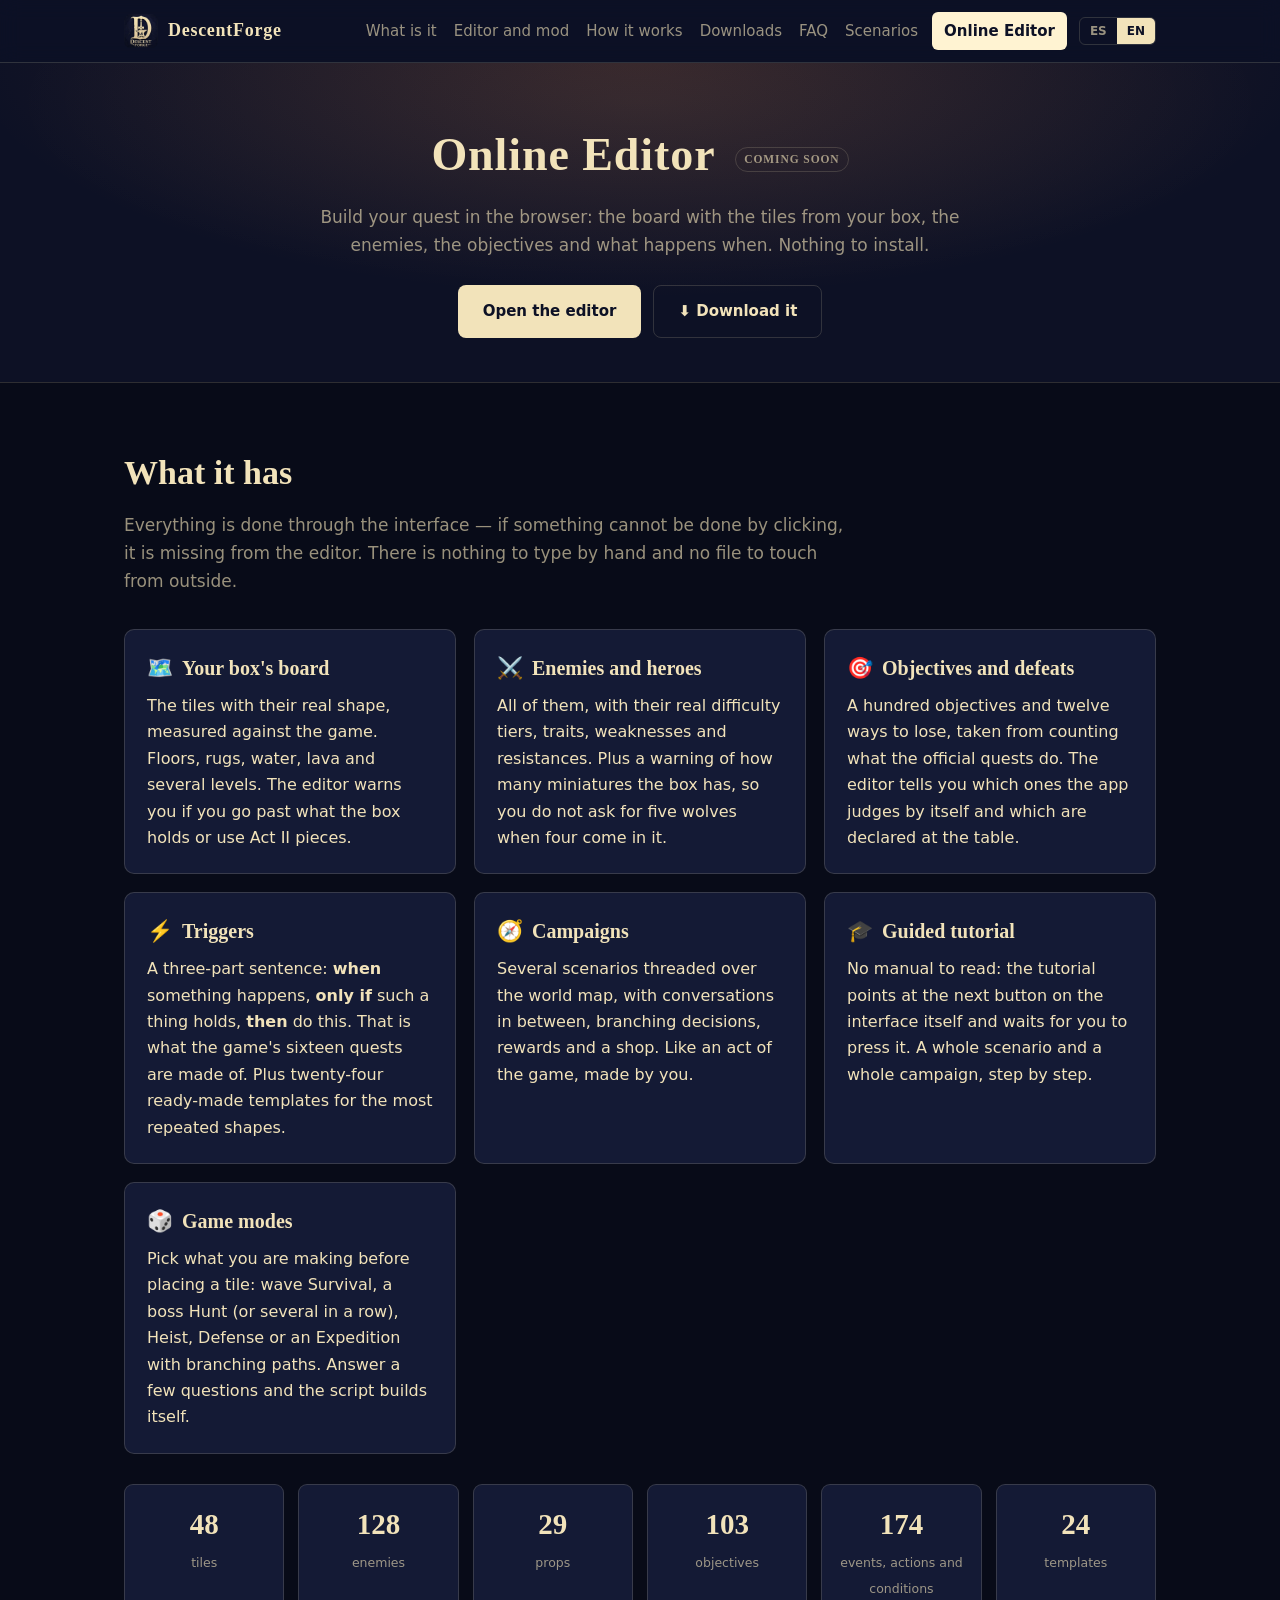
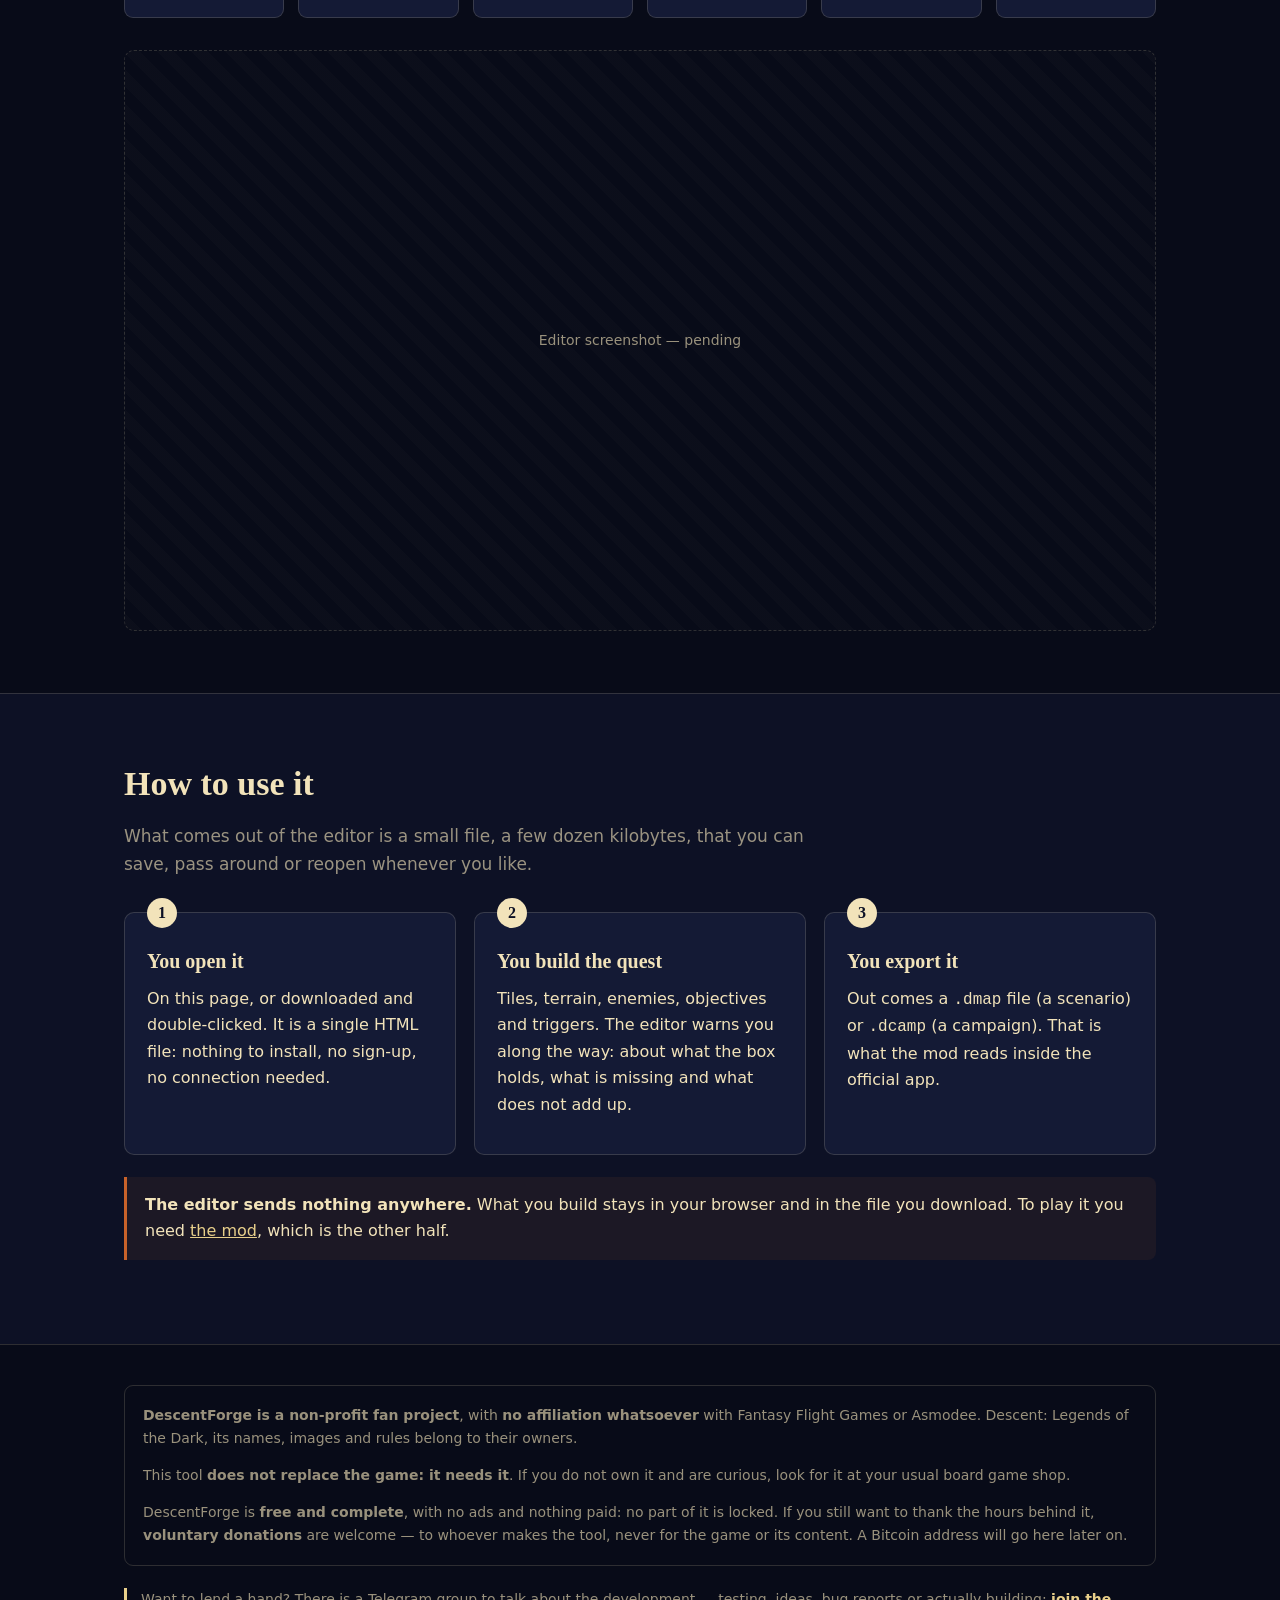
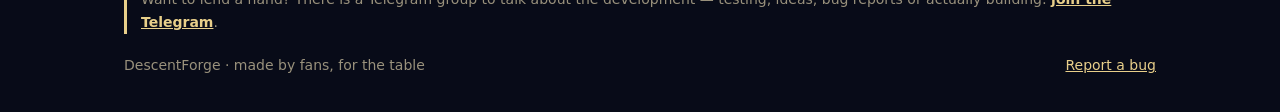
<file: editor.html>
<!doctype html>
<html lang="es">
<head>
<meta charset="utf-8">
<meta name="viewport" content="width=device-width, initial-scale=1">
<title>Editor Online — DescentForge</title>
<meta name="description" content="El editor de escenarios y campañas de DescentForge: se abre en el navegador, funciona sin conexión y todo se hace con la interfaz. Para Descent: Leyendas de las Tinieblas.">
<link rel="icon" href="img/favicon.webp" type="image/webp">
<link rel="stylesheet" href="css/estilo.css">
</head>
<body>

<!-- ══ barra ══════════════════════════════════════════════════════════ -->
<header class="barra">
  <div class="envoltura">
    <a class="marca" href="index.html"><img src="img/logo-192.webp" alt=""><b>DescentForge</b></a>
    <button class="abrir-menu" id="abrirMenu" aria-expanded="false" aria-label="Menú">☰</button>
    <nav class="nav" id="nav">
      <a href="index.html#que-es"       data-es="Qué es"       data-en="What is it">Qué es</a>
      <a href="index.html#editor-y-mod" data-es="Editor y mod" data-en="Editor and mod">Editor y mod</a>
      <a href="index.html#como"         data-es="Funcionamiento" data-en="How it works">Funcionamiento</a>
      <a href="index.html#descargas"    data-es="Descargas"    data-en="Downloads">Descargas</a>
      <a href="index.html#preguntas"    data-es="Preguntas"    data-en="FAQ">Preguntas</a>
      <a href="escenarios.html" data-es="Escenarios" data-en="Scenarios">Escenarios</a>
      <a class="nav-boton" href="editor.html" aria-current="page"
         data-es="Editor Online" data-en="Online Editor">Editor Online</a>
    </nav>
    <div class="idiomas" role="group" aria-label="Idioma">
      <button data-lang="es" aria-pressed="true">ES</button>
      <button data-lang="en" aria-pressed="false">EN</button>
    </div>
  </div>
</header>

<!-- ══ cabecera ═══════════════════════════════════════════════════════ -->
<div class="cabecera">
  <div class="envoltura">
    <h1>
      <span data-es="Editor Online" data-en="Online Editor">Editor Online</span>
      <span class="pronto" data-es="Próximamente" data-en="Coming soon">Próximamente</span>
    </h1>
    <p data-es="Monta tu misión en el navegador: el tablero con las losetas de tu caja, los enemigos, los objetivos y lo que pasa cuando. Sin instalar nada."
       data-en="Build your quest in the browser: the board with the tiles from your box, the enemies, the objectives and what happens when. Nothing to install.">
      Monta tu misión en el navegador: el tablero con las losetas de tu caja, los enemigos, los
      objetivos y lo que pasa cuando. Sin instalar nada.
    </p>
    <div class="botones">
      <!-- El editor SÍ está publicado desde el 8-ago-2026: `editor/index.html`
           es una copia de `DescentForge/web/dist/DescentForge.html` (2 MB, un
           solo archivo, sin peticiones a la red). Para actualizarlo se vuelve a
           copiar; no hay nada más que tocar. Va con `target="_blank"` para no
           perder esta página, que es donde se explica cómo se usa. -->
      <a class="boton principal" href="editor/" target="_blank" rel="noopener"
         data-es="Abrir el editor" data-en="Open the editor">Abrir el editor</a>
      <a class="boton secundario" href="index.html#descargas"
         data-es="⬇ Descargarlo" data-en="⬇ Download it">⬇ Descargarlo</a>
    </div>
  </div>
</div>

<!-- ══ qué trae ═══════════════════════════════════════════════════════ -->
<section id="que-trae" class="hundida">
  <div class="envoltura">
    <h2 data-es="Qué trae" data-en="What it has">Qué trae</h2>
    <p class="entradilla"
       data-es="Todo se hace con la interfaz — si algo no se puede hacer pulsando, es que falta en el editor. No hay nada que escribir a mano ni ningún archivo que tocar por fuera."
       data-en="Everything is done through the interface — if something cannot be done by clicking, it is missing from the editor. There is nothing to type by hand and no file to touch from outside.">
      Todo se hace con la interfaz — si algo no se puede hacer pulsando, es que falta en el editor.
      No hay nada que escribir a mano ni ningún archivo que tocar por fuera.
    </p>

    <div class="rejilla">
      <div class="tarjeta">
        <h3><span class="icono">🗺️</span><span data-es="El tablero de tu caja" data-en="Your box's board">El tablero de tu caja</span></h3>
        <p data-es="Las losetas con su forma real, medida contra el juego. Suelos, alfombras, agua, lava y varias alturas. El editor te avisa si te pasas de lo que trae la caja o si usas piezas del Acto II."
           data-en="The tiles with their real shape, measured against the game. Floors, rugs, water, lava and several levels. The editor warns you if you go past what the box holds or use Act II pieces.">
          Las losetas con su forma real, medida contra el juego. Suelos, alfombras, agua, lava y varias
          alturas. El editor te avisa si te pasas de lo que trae la caja o si usas piezas del Acto II.
        </p>
      </div>
      <div class="tarjeta">
        <h3><span class="icono">⚔️</span><span data-es="Enemigos y héroes" data-en="Enemies and heroes">Enemigos y héroes</span></h3>
        <p data-es="Todos los del juego, con sus niveles de dificultad reales, sus rasgos, sus debilidades y sus resistencias. Y el aviso de cuántas miniaturas trae la caja, para que no pidas cinco lobos si vienen cuatro."
           data-en="All of them, with their real difficulty tiers, traits, weaknesses and resistances. Plus a warning of how many miniatures the box has, so you do not ask for five wolves when four come in it.">
          Todos los del juego, con sus niveles de dificultad reales, sus rasgos, sus debilidades y sus
          resistencias. Y el aviso de cuántas miniaturas trae la caja, para que no pidas cinco lobos
          si vienen cuatro.
        </p>
      </div>
      <div class="tarjeta">
        <h3><span class="icono">🎯</span><span data-es="Objetivos y derrotas" data-en="Objectives and defeats">Objetivos y derrotas</span></h3>
        <p data-es="Cien objetivos y doce formas de perder, sacados de contar lo que hacen las misiones oficiales. El editor te dice cuáles juzga la aplicación sola y cuáles se declaran en la mesa."
           data-en="A hundred objectives and twelve ways to lose, taken from counting what the official quests do. The editor tells you which ones the app judges by itself and which are declared at the table.">
          Cien objetivos y doce formas de perder, sacados de contar lo que hacen las misiones oficiales.
          El editor te dice cuáles juzga la aplicación sola y cuáles se declaran en la mesa.
        </p>
      </div>
      <div class="tarjeta">
        <h3><span class="icono">⚡</span><span data-es="Disparadores" data-en="Triggers">Disparadores</span></h3>
        <p data-es="Una frase de tres partes: &lt;b&gt;cuándo&lt;/b&gt; pasa algo, &lt;b&gt;solo si&lt;/b&gt; se cumple tal cosa, &lt;b&gt;entonces&lt;/b&gt; haz esto. Con eso están hechas las dieciséis misiones del juego. Y veinticuatro plantillas listas para las formas que más se repiten."
           data-en="A three-part sentence: &lt;b&gt;when&lt;/b&gt; something happens, &lt;b&gt;only if&lt;/b&gt; such a thing holds, &lt;b&gt;then&lt;/b&gt; do this. That is what the game's sixteen quests are made of. Plus twenty-four ready-made templates for the most repeated shapes.">
          Una frase de tres partes: <b>cuándo</b> pasa algo, <b>solo si</b> se cumple tal cosa,
          <b>entonces</b> haz esto. Con eso están hechas las dieciséis misiones del juego.
          Y veinticuatro plantillas listas para las formas que más se repiten.
        </p>
      </div>
      <div class="tarjeta">
        <h3><span class="icono">🧭</span><span data-es="Campañas" data-en="Campaigns">Campañas</span></h3>
        <p data-es="Varios escenarios enhebrados sobre el mapa del mundo, con conversaciones entre medias, decisiones que ramifican, recompensas y una tienda. Como un acto del juego, hecho por ti."
           data-en="Several scenarios threaded over the world map, with conversations in between, branching decisions, rewards and a shop. Like an act of the game, made by you.">
          Varios escenarios enhebrados sobre el mapa del mundo, con conversaciones entre medias,
          decisiones que ramifican, recompensas y una tienda. Como un acto del juego, hecho por ti.
        </p>
      </div>
      <div class="tarjeta">
        <h3><span class="icono">🎓</span><span data-es="Tutorial guiado" data-en="Guided tutorial">Tutorial guiado</span></h3>
        <p data-es="No hay manual que leer: el tutorial va señalando el botón que toca sobre la propia interfaz y espera a que lo pulses. Un escenario entero y una campaña entera, paso a paso."
           data-en="No manual to read: the tutorial points at the next button on the interface itself and waits for you to press it. A whole scenario and a whole campaign, step by step.">
          No hay manual que leer: el tutorial va señalando el botón que toca sobre la propia interfaz
          y espera a que lo pulses. Un escenario entero y una campaña entera, paso a paso.
        </p>
      </div>
      <div class="tarjeta">
        <h3><span class="icono">🎲</span><span data-es="Modos de juego" data-en="Game modes">Modos de juego</span></h3>
        <p data-es="Elige qué vas a crear antes de poner una loseta: Supervivencia por oleadas, Cacería de un jefe (o varios seguidos), Atraco, Defensa o Expedición con rutas. Contestas unas pocas preguntas y el guion se monta solo."
           data-en="Pick what you are making before placing a tile: wave Survival, a boss Hunt (or several in a row), Heist, Defense or an Expedition with branching paths. Answer a few questions and the script builds itself.">
          Elige qué vas a crear antes de poner una loseta: Supervivencia por oleadas, Cacería de un jefe (o varios seguidos), Atraco, Defensa o Expedición con rutas. Contestas unas pocas preguntas y el guion se monta solo.
        </p>
      </div>
    </div>

    <div class="cifras">
      <div class="cifra"><b>48</b><span data-es="losetas" data-en="tiles">losetas</span></div>
      <div class="cifra"><b>128</b><span data-es="enemigos" data-en="enemies">enemigos</span></div>
      <div class="cifra"><b>29</b><span data-es="objetos" data-en="props">objetos</span></div>
      <div class="cifra"><b>103</b><span data-es="objetivos" data-en="objectives">objetivos</span></div>
      <div class="cifra"><b>174</b><span data-es="eventos, acciones y condiciones" data-en="events, actions and conditions">eventos, acciones y condiciones</span></div>
      <div class="cifra"><b>24</b><span data-es="plantillas" data-en="templates">plantillas</span></div>
    </div>

    <div style="margin-top:32px" class="captura"
         data-es="Captura del editor — pendiente" data-en="Editor screenshot — pending">
      Captura del editor — pendiente
    </div>
  </div>
</section>

<!-- ══ cómo se usa ════════════════════════════════════════════════════ -->
<section id="uso">
  <div class="envoltura">
    <h2 data-es="Cómo se usa" data-en="How to use it">Cómo se usa</h2>
    <p class="entradilla"
       data-es="Lo que sale del editor es un archivo pequeño, de unas decenas de kilobytes, que puedes guardar, pasar o volver a abrir cuando quieras."
       data-en="What comes out of the editor is a small file, a few dozen kilobytes, that you can save, pass around or reopen whenever you like.">
      Lo que sale del editor es un archivo pequeño, de unas decenas de kilobytes, que puedes guardar,
      pasar o volver a abrir cuando quieras.
    </p>
    <div class="pasos">
      <div class="paso">
        <h3 data-es="Lo abres" data-en="You open it">Lo abres</h3>
        <p data-es="En esta página, o descargado y con doble clic. Es un solo archivo HTML: no hace falta instalar nada, ni registrarse, ni tener conexión."
           data-en="On this page, or downloaded and double-clicked. It is a single HTML file: nothing to install, no sign-up, no connection needed.">
          En esta página, o descargado y con doble clic. Es un solo archivo HTML: no hace falta
          instalar nada, ni registrarse, ni tener conexión.
        </p>
      </div>
      <div class="paso">
        <h3 data-es="Montas la misión" data-en="You build the quest">Montas la misión</h3>
        <p data-es="Losetas, terreno, enemigos, objetivos y disparadores. El editor avisa por el camino: de los topes de la caja, de lo que falta y de lo que no cuadra."
           data-en="Tiles, terrain, enemies, objectives and triggers. The editor warns you along the way: about what the box holds, what is missing and what does not add up.">
          Losetas, terreno, enemigos, objetivos y disparadores. El editor avisa por el camino: de los
          topes de la caja, de lo que falta y de lo que no cuadra.
        </p>
      </div>
      <div class="paso">
        <h3 data-es="La exportas" data-en="You export it">La exportas</h3>
        <p data-es="Sale un archivo .dmap (un escenario) o .dcamp (una campaña). Ese es el que lee el mod dentro de la aplicación oficial."
           data-en="Out comes a &lt;code&gt;.dmap&lt;/code&gt; file (a scenario) or &lt;code&gt;.dcamp&lt;/code&gt; (a campaign). That is what the mod reads inside the official app.">
          Sale un archivo <code>.dmap</code> (un escenario) o <code>.dcamp</code> (una campaña).
          Ese es el que lee el mod dentro de la aplicación oficial.
        </p>
      </div>
    </div>

    <div class="aviso">
      <p style="margin:0"
         data-es="&lt;b&gt;El editor no manda nada a ningún sitio.&lt;/b&gt; Lo que montas se queda en tu navegador y en el archivo que te descargas. Para jugarlo hace falta &lt;a href=&quot;index.html#descargas&quot;&gt;el mod&lt;/a&gt;, que es la otra mitad."
         data-en="&lt;b&gt;The editor sends nothing anywhere.&lt;/b&gt; What you build stays in your browser and in the file you download. To play it you need &lt;a href=&quot;index.html#descargas&quot;&gt;the mod&lt;/a&gt;, which is the other half.">
        <b>El editor no manda nada a ningún sitio.</b> Lo que montas se queda en tu navegador y en el
        archivo que te descargas. Para jugarlo hace falta
        <a href="index.html#descargas">el mod</a>, que es la otra mitad.
      </p>
    </div>
  </div>
</section>

<!-- ══ pie ════════════════════════════════════════════════════════════ -->
<footer>
  <div class="envoltura">
    <div class="legal">
      <p data-es="&lt;b&gt;DescentForge es un proyecto de aficionados&lt;/b&gt;, sin ánimo de lucro y &lt;b&gt;sin ninguna afiliación&lt;/b&gt; con Fantasy Flight Games ni con Asmodee. Descent: Leyendas de las Tinieblas, sus nombres, sus imágenes y sus reglas pertenecen a sus dueños."
         data-en="&lt;b&gt;DescentForge is a non-profit fan project&lt;/b&gt;, with &lt;b&gt;no affiliation whatsoever&lt;/b&gt; with Fantasy Flight Games or Asmodee. Descent: Legends of the Dark, its names, images and rules belong to their owners.">
        <b>DescentForge es un proyecto de aficionados</b>, sin ánimo de lucro y <b>sin ninguna
        afiliación</b> con Fantasy Flight Games ni con Asmodee. Descent: Leyendas de las Tinieblas,
        sus nombres, sus imágenes y sus reglas pertenecen a sus dueños.
      </p>
      <p data-es="Esta herramienta &lt;b&gt;no sustituye al juego: lo necesita&lt;/b&gt;. Si no lo tienes y te interesa, búscalo en tu tienda de juegos de mesa habitual."
         data-en="This tool &lt;b&gt;does not replace the game: it needs it&lt;/b&gt;. If you do not own it and are curious, look for it at your usual board game shop.">
        Esta herramienta <b>no sustituye al juego: lo necesita</b>. Si no lo tienes y te interesa,
        búscalo en tu tienda de juegos de mesa habitual.
      </p>
      <!-- Este párrafo es el mismo en las tres páginas: si se cambia aquí, se
           cambia en index.html y en escenarios.html. La dirección de BTC va
           aquí cuando la haya. -->
      <p style="margin-bottom:0"
         data-es="DescentForge es &lt;b&gt;gratis y completo&lt;/b&gt;, sin anuncios y sin nada de pago: no hay ninguna parte cerrada. Si aun así quieres agradecer las horas que hay detrás, se aceptan &lt;b&gt;donaciones voluntarias&lt;/b&gt; — a quien hace la herramienta, nunca por el juego ni por su contenido. La dirección de Bitcoin se pondrá aquí más adelante."
         data-en="DescentForge is &lt;b&gt;free and complete&lt;/b&gt;, with no ads and nothing paid: no part of it is locked. If you still want to thank the hours behind it, &lt;b&gt;voluntary donations&lt;/b&gt; are welcome — to whoever makes the tool, never for the game or its content. A Bitcoin address will go here later on.">
        DescentForge es <b>gratis y completo</b>, sin anuncios y sin nada de pago: no hay ninguna
        parte cerrada. Si aun así quieres agradecer las horas que hay detrás, se aceptan
        <b>donaciones voluntarias</b> — a quien hace la herramienta, nunca por el juego ni por su
        contenido. La dirección de Bitcoin se pondrá aquí más adelante.
      </p>
    </div>
    <!-- El grupo de Telegram: el único enlace externo del sitio. Va con
         rel="noopener noreferrer" porque abre en otra pestaña. -->
    <p class="ayuda"
       data-es="¿Quieres arrimar el hombro? Hay un grupo de Telegram para hablar del desarrollo — probar, proponer, avisar de fallos o ponerse a ello: &lt;a href=&quot;https://t.me/+5mVXEQzDLvdlNTJk&quot; target=&quot;_blank&quot; rel=&quot;noopener noreferrer&quot;&gt;entrar al Telegram&lt;/a&gt;."
       data-en="Want to lend a hand? There is a Telegram group to talk about the development — testing, ideas, bug reports or actually building: &lt;a href=&quot;https://t.me/+5mVXEQzDLvdlNTJk&quot; target=&quot;_blank&quot; rel=&quot;noopener noreferrer&quot;&gt;join the Telegram&lt;/a&gt;.">
      ¿Quieres arrimar el hombro? Hay un grupo de Telegram para hablar del desarrollo — probar,
      proponer, avisar de fallos o ponerse a ello:
      <a href="https://t.me/+5mVXEQzDLvdlNTJk" target="_blank" rel="noopener noreferrer">entrar al Telegram</a>.
    </p>
    <div class="pie-filas">
      <span>DescentForge · <span data-es="hecho por aficionados, para la mesa" data-en="made by fans, for the table">hecho por aficionados, para la mesa</span></span>
      <span><a href="https://padlet.com/thexeyz/descent-forge-bugs-and-feedback-prl4js7shwmnimt3" target="_blank" rel="noopener noreferrer" data-es="Reportar un fallo" data-en="Report a bug">Reportar un fallo</a></span>
    </div>
  </div>
</footer>

<script src="js/sitio.js"></script>
</body>
</html>
</file>
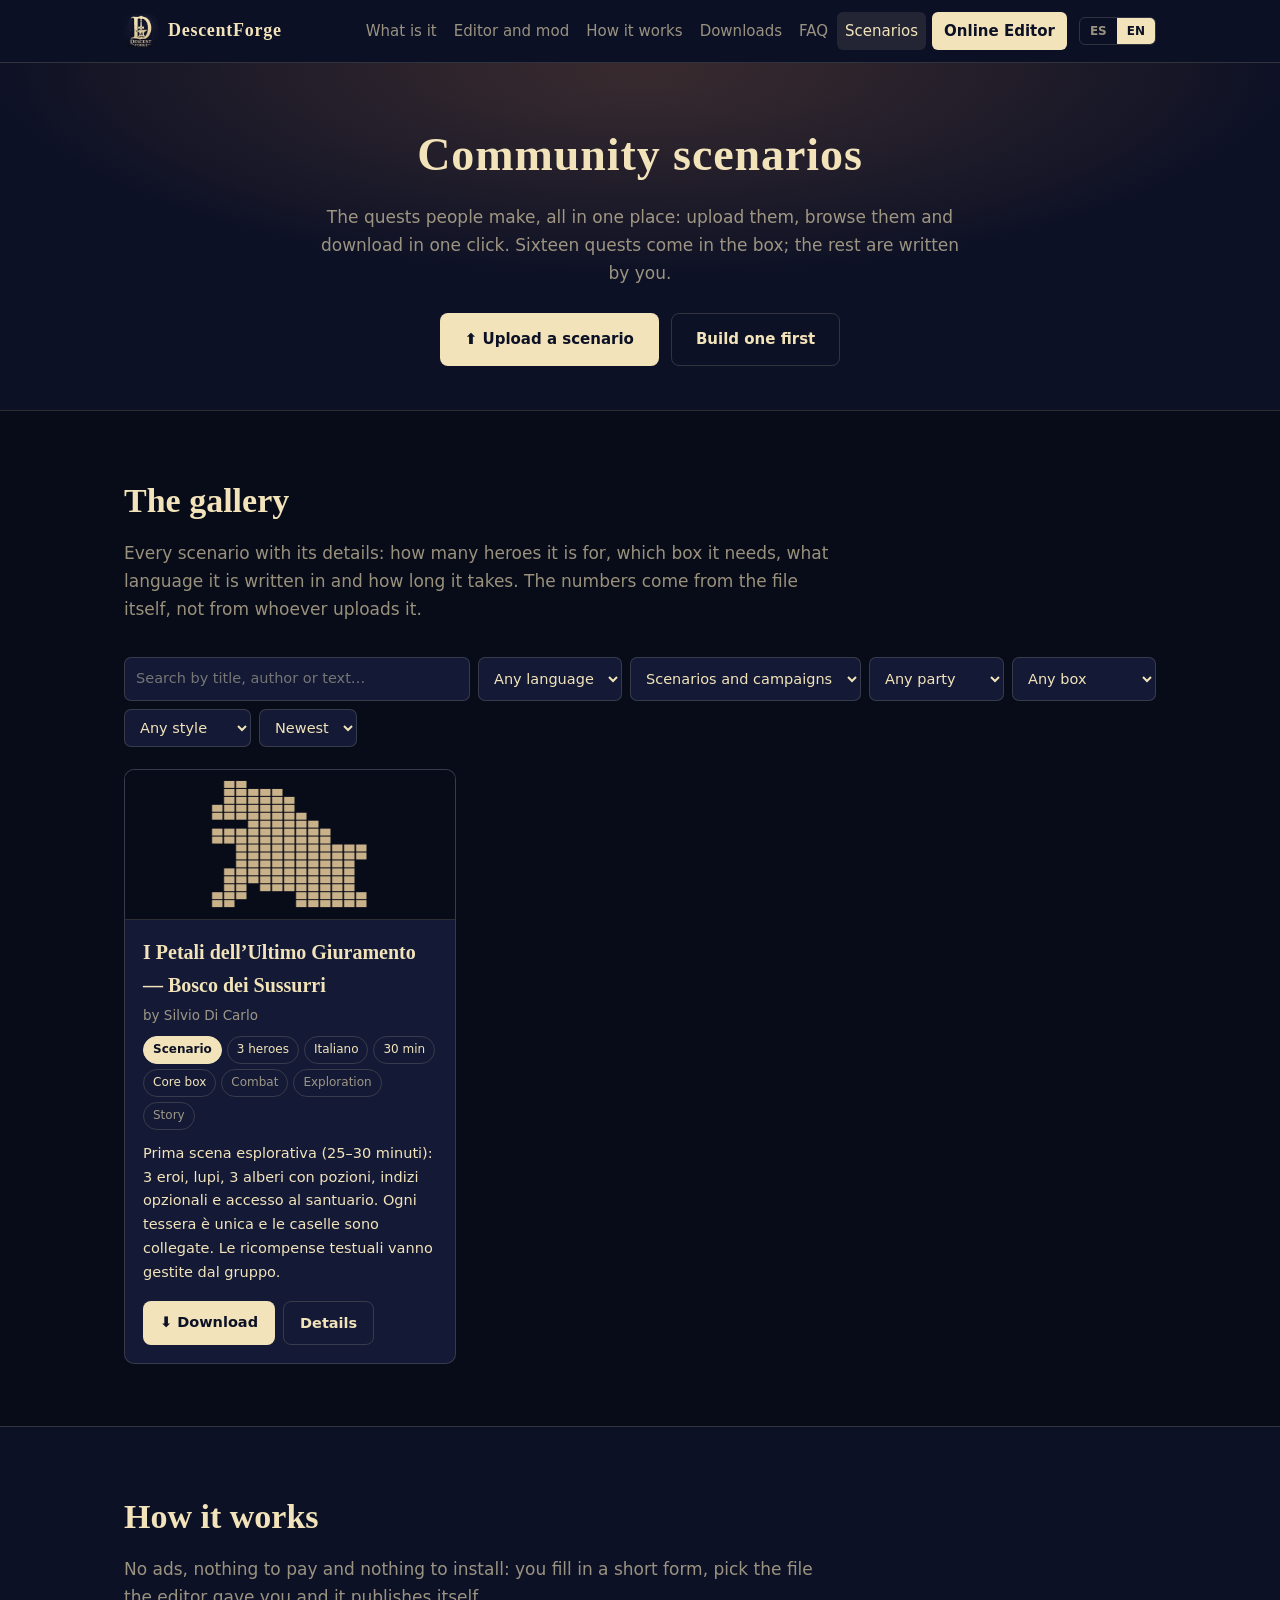
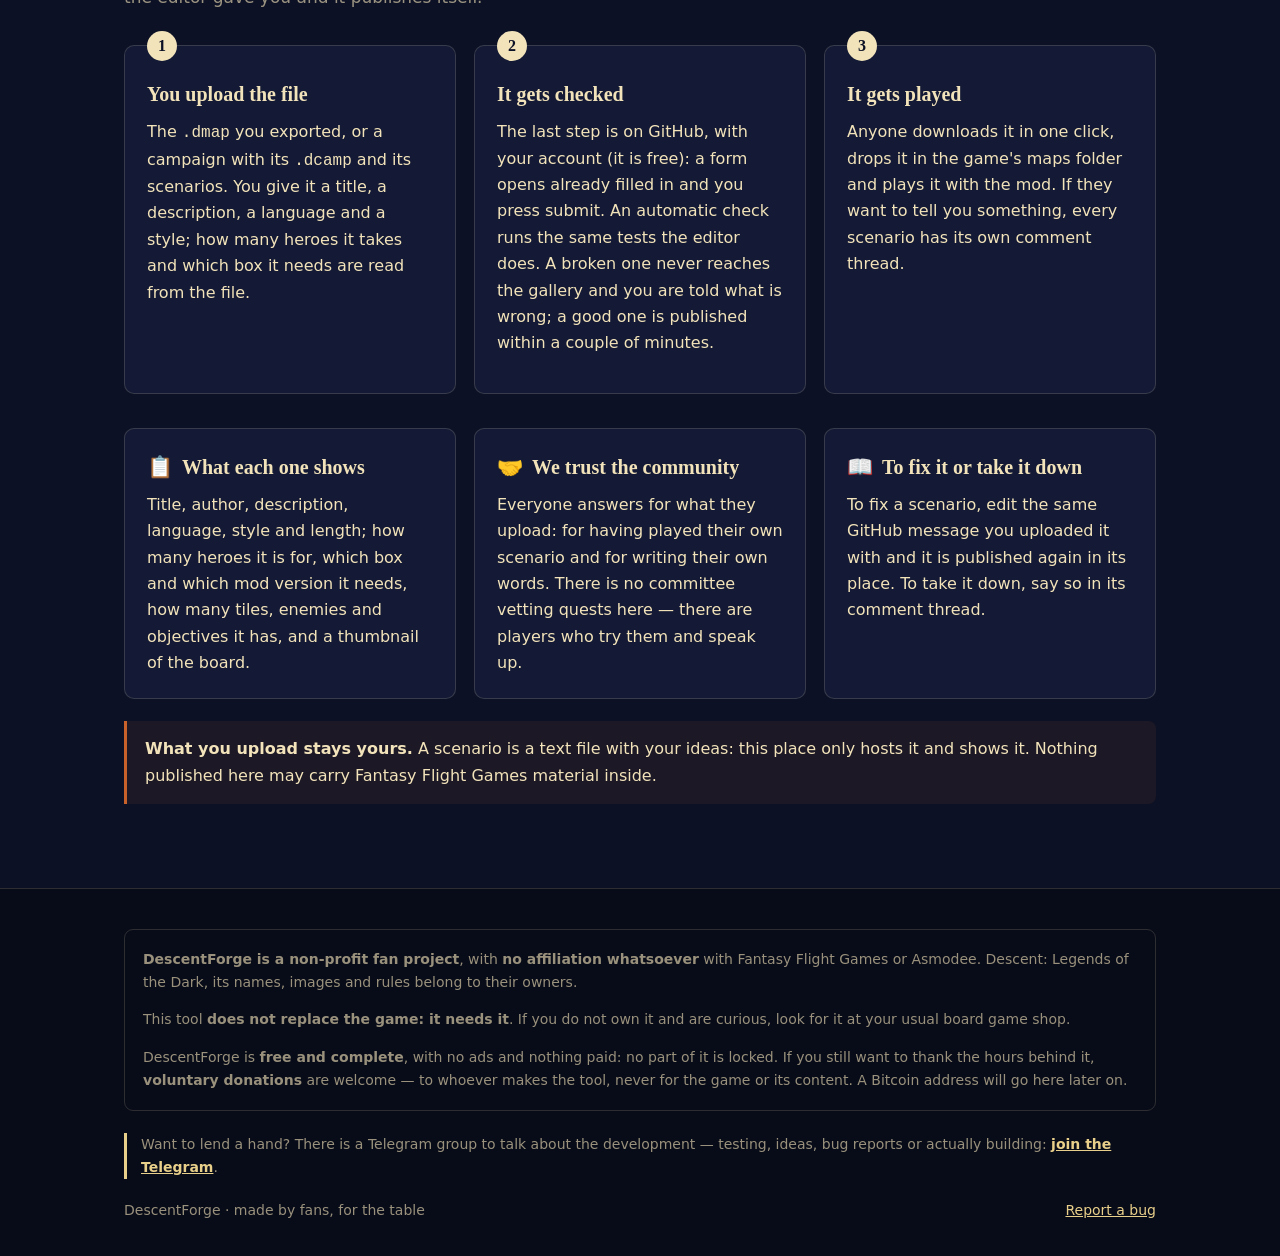
<file: escenarios.html>
<!doctype html>
<html lang="es">
<head>
<meta charset="utf-8">
<meta name="viewport" content="width=device-width, initial-scale=1">
<title>Escenarios de la comunidad — DescentForge</title>
<meta name="description" content="Misiones y campañas hechas por jugadores para Descent: Leyendas de las Tinieblas. Súbelas, búscalas y descárgalas de un clic.">
<link rel="icon" href="img/favicon.webp" type="image/webp">
<link rel="stylesheet" href="css/estilo.css">
</head>
<body>

<!-- ══ barra ══════════════════════════════════════════════════════════ -->
<header class="barra">
  <div class="envoltura">
    <a class="marca" href="index.html"><img src="img/logo-192.webp" alt=""><b>DescentForge</b></a>
    <button class="abrir-menu" id="abrirMenu" aria-expanded="false" aria-label="Menú">☰</button>
    <nav class="nav" id="nav">
      <a href="index.html#que-es"       data-es="Qué es"       data-en="What is it">Qué es</a>
      <a href="index.html#editor-y-mod" data-es="Editor y mod" data-en="Editor and mod">Editor y mod</a>
      <a href="index.html#como"         data-es="Funcionamiento" data-en="How it works">Funcionamiento</a>
      <a href="index.html#descargas"    data-es="Descargas"    data-en="Downloads">Descargas</a>
      <a href="index.html#preguntas"    data-es="Preguntas"    data-en="FAQ">Preguntas</a>
      <a href="escenarios.html" aria-current="page" data-es="Escenarios" data-en="Scenarios">Escenarios</a>
      <a class="nav-boton" href="editor.html"
         data-es="Editor Online" data-en="Online Editor">Editor Online</a>
    </nav>
    <div class="idiomas" role="group" aria-label="Idioma">
      <button data-lang="es" aria-pressed="true">ES</button>
      <button data-lang="en" aria-pressed="false">EN</button>
    </div>
  </div>
</header>

<!-- ══ cabecera ═══════════════════════════════════════════════════════ -->
<div class="cabecera">
  <div class="envoltura">
    <h1>
      <span data-es="Escenarios de la comunidad" data-en="Community scenarios">Escenarios de la comunidad</span>
    </h1>
    <p data-es="Las misiones que hace la gente, en un solo sitio: subirlas, buscarlas y descargarlas de un clic. Dieciséis misiones vienen en la caja; las demás las escribís vosotros." data-en="The quests people make, all in one place: upload them, browse them and download in one click. Sixteen quests come in the box; the rest are written by you.">Las misiones que hace la gente, en un solo sitio: subirlas, buscarlas y descargarlas de un clic. Dieciséis misiones vienen en la caja; las demás las escribís vosotros.</p>
    <div class="botones">
      <a class="boton principal" href="#subir" data-subir
         data-es="⬆ Subir un escenario" data-en="⬆ Upload a scenario">⬆ Subir un escenario</a>
      <a class="boton secundario" href="editor.html"
         data-es="Crear uno primero" data-en="Build one first">Crear uno primero</a>
    </div>
  </div>
</div>

<!-- ══ la galería ═════════════════════════════════════════════════════ -->
<section id="galeria" class="hundida">
  <div class="envoltura">
    <h2 data-es="La galería" data-en="The gallery">La galería</h2>
    <p class="entradilla" data-es="Cada escenario con su ficha: para cuántos héroes es, qué caja hace falta, en qué idioma está escrito y cuánto dura. Los números salen del propio archivo, no de lo que diga quien lo sube." data-en="Every scenario with its details: how many heroes it is for, which box it needs, what language it is written in and how long it takes. The numbers come from the file itself, not from whoever uploads it.">Cada escenario con su ficha: para cuántos héroes es, qué caja hace falta, en qué idioma está escrito y cuánto dura. Los números salen del propio archivo, no de lo que diga quien lo sube.</p>

    <!-- La pinta `js/galeria.js` a partir de `mapas/indice.json`. Lo que ha
         escrito la gente entra SIEMPRE con `textContent`. -->
    <div id="galeria-viva"></div>
    <noscript><p class="hueco">La galería necesita JavaScript. / The gallery needs JavaScript.</p></noscript>
  </div>
</section>

<!-- ══ cómo será ══════════════════════════════════════════════════════ -->
<section id="como-sera">
  <div class="envoltura">
    <h2 data-es="Cómo funciona" data-en="How it works">Cómo funciona</h2>
    <p class="entradilla" data-es="Sin anuncios, sin nada de pago y sin nada que instalar: rellenas una ficha corta, eliges el archivo que te dio el editor y se publica solo." data-en="No ads, nothing to pay and nothing to install: you fill in a short form, pick the file the editor gave you and it publishes itself.">Sin anuncios, sin nada de pago y sin nada que instalar: rellenas una ficha corta, eliges el archivo que te dio el editor y se publica solo.</p>
    <div class="pasos">
      <div class="paso">
        <h3 data-es="Subes el archivo" data-en="You upload the file">Subes el archivo</h3>
        <p data-es="El &lt;code&gt;.dmap&lt;/code&gt; que exportaste, o una campaña con su &lt;code&gt;.dcamp&lt;/code&gt; y sus escenarios. Le pones título, descripción, idioma y estilo; cuántos héroes admite y qué caja hace falta se sacan solos del archivo." data-en="The &lt;code&gt;.dmap&lt;/code&gt; you exported, or a campaign with its &lt;code&gt;.dcamp&lt;/code&gt; and its scenarios. You give it a title, a description, a language and a style; how many heroes it takes and which box it needs are read from the file.">El <code>.dmap</code> que exportaste, o una campaña con su <code>.dcamp</code> y sus escenarios. Le pones título, descripción, idioma y estilo; cuántos héroes admite y qué caja hace falta se sacan solos del archivo.</p>
      </div>
      <div class="paso">
        <h3 data-es="Se comprueba" data-en="It gets checked">Se comprueba</h3>
        <p data-es="El último paso es en GitHub, con tu cuenta (es gratis): se abre un formulario ya relleno y pulsas enviar. Una comprobación automática le pasa las mismas pruebas que el editor. Uno roto no llega a la galería y se te dice qué falla; uno bueno está publicado en un par de minutos." data-en="The last step is on GitHub, with your account (it is free): a form opens already filled in and you press submit. An automatic check runs the same tests the editor does. A broken one never reaches the gallery and you are told what is wrong; a good one is published within a couple of minutes.">El último paso es en GitHub, con tu cuenta (es gratis): se abre un formulario ya relleno y pulsas enviar. Una comprobación automática le pasa las mismas pruebas que el editor. Uno roto no llega a la galería y se te dice qué falla; uno bueno está publicado en un par de minutos.</p>
      </div>
      <div class="paso">
        <h3 data-es="Se juega" data-en="It gets played">Se juega</h3>
        <p data-es="Cualquiera lo descarga de un clic, lo mete en la carpeta de mapas del juego y lo juega con el mod. Si quiere contarte algo, cada escenario tiene su hilo de comentarios." data-en="Anyone downloads it in one click, drops it in the game&#x27;s maps folder and plays it with the mod. If they want to tell you something, every scenario has its own comment thread.">Cualquiera lo descarga de un clic, lo mete en la carpeta de mapas del juego y lo juega con el mod. Si quiere contarte algo, cada escenario tiene su hilo de comentarios.</p>
      </div>
    </div>

    <div class="rejilla" style="margin-top:34px">
      <div class="tarjeta">
        <h3><span class="icono">📋</span><span data-es="Qué se ve de cada uno" data-en="What each one shows">Qué se ve de cada uno</span></h3>
        <p data-es="Título, autor, descripción, idioma, estilo y duración; para cuántos héroes es, qué caja y qué versión del mod hacen falta, cuántas losetas, enemigos y objetivos trae, y una miniatura del tablero." data-en="Title, author, description, language, style and length; how many heroes it is for, which box and which mod version it needs, how many tiles, enemies and objectives it has, and a thumbnail of the board.">Título, autor, descripción, idioma, estilo y duración; para cuántos héroes es, qué caja y qué versión del mod hacen falta, cuántas losetas, enemigos y objetivos trae, y una miniatura del tablero.</p>
      </div>
      <div class="tarjeta">
        <h3><span class="icono">🤝</span><span data-es="Confiamos en la comunidad" data-en="We trust the community">Confiamos en la comunidad</span></h3>
        <p data-es="Cada cual responde de lo que sube: de haber jugado su escenario y de que lo que escriba sea suyo. Aquí no hay ningún tribunal revisando misiones — hay jugadores que las prueban y avisan."
           data-en="Everyone answers for what they upload: for having played their own scenario and for writing their own words. There is no committee vetting quests here — there are players who try them and speak up.">
          Cada cual responde de lo que sube: de haber jugado su escenario y de que lo que escriba sea
          suyo. Aquí no hay ningún tribunal revisando misiones — hay jugadores que las prueban y avisan.
        </p>
      </div>
      <div class="tarjeta">
        <h3><span class="icono">📖</span><span data-es="Para corregirlo o retirarlo" data-en="To fix it or take it down">Para corregirlo o retirarlo</span></h3>
        <p data-es="Para corregir un escenario, edita el mismo mensaje de GitHub con el que lo subiste y se vuelve a publicar en su sitio. Para retirarlo, dilo en su hilo de comentarios." data-en="To fix a scenario, edit the same GitHub message you uploaded it with and it is published again in its place. To take it down, say so in its comment thread.">Para corregir un escenario, edita el mismo mensaje de GitHub con el que lo subiste y se vuelve a publicar en su sitio. Para retirarlo, dilo en su hilo de comentarios.</p>
      </div>
    </div>

    <div class="aviso">
      <p style="margin:0"
         data-es="&lt;b&gt;Lo que subas sigue siendo tuyo.&lt;/b&gt; Un escenario es un archivo de texto con tus ideas: aquí solo se aloja y se enseña. Nada de lo que se publique puede llevar dentro material de Fantasy Flight Games."
         data-en="&lt;b&gt;What you upload stays yours.&lt;/b&gt; A scenario is a text file with your ideas: this place only hosts it and shows it. Nothing published here may carry Fantasy Flight Games material inside.">
        <b>Lo que subas sigue siendo tuyo.</b> Un escenario es un archivo de texto con tus ideas:
        aquí solo se aloja y se enseña. Nada de lo que se publique puede llevar dentro material de
        Fantasy Flight Games.
      </p>
    </div>
  </div>
</section>

<!-- ══ pie ════════════════════════════════════════════════════════════ -->
<footer>
  <div class="envoltura">
    <div class="legal">
      <p data-es="&lt;b&gt;DescentForge es un proyecto de aficionados&lt;/b&gt;, sin ánimo de lucro y &lt;b&gt;sin ninguna afiliación&lt;/b&gt; con Fantasy Flight Games ni con Asmodee. Descent: Leyendas de las Tinieblas, sus nombres, sus imágenes y sus reglas pertenecen a sus dueños."
         data-en="&lt;b&gt;DescentForge is a non-profit fan project&lt;/b&gt;, with &lt;b&gt;no affiliation whatsoever&lt;/b&gt; with Fantasy Flight Games or Asmodee. Descent: Legends of the Dark, its names, images and rules belong to their owners.">
        <b>DescentForge es un proyecto de aficionados</b>, sin ánimo de lucro y <b>sin ninguna
        afiliación</b> con Fantasy Flight Games ni con Asmodee. Descent: Leyendas de las Tinieblas,
        sus nombres, sus imágenes y sus reglas pertenecen a sus dueños.
      </p>
      <p data-es="Esta herramienta &lt;b&gt;no sustituye al juego: lo necesita&lt;/b&gt;. Si no lo tienes y te interesa, búscalo en tu tienda de juegos de mesa habitual."
         data-en="This tool &lt;b&gt;does not replace the game: it needs it&lt;/b&gt;. If you do not own it and are curious, look for it at your usual board game shop.">
        Esta herramienta <b>no sustituye al juego: lo necesita</b>. Si no lo tienes y te interesa,
        búscalo en tu tienda de juegos de mesa habitual.
      </p>
      <!-- Este párrafo es el mismo en las tres páginas: si se cambia aquí, se
           cambia en index.html y en editor.html. La dirección de BTC va aquí
           cuando la haya. -->
      <p style="margin-bottom:0"
         data-es="DescentForge es &lt;b&gt;gratis y completo&lt;/b&gt;, sin anuncios y sin nada de pago: no hay ninguna parte cerrada. Si aun así quieres agradecer las horas que hay detrás, se aceptan &lt;b&gt;donaciones voluntarias&lt;/b&gt; — a quien hace la herramienta, nunca por el juego ni por su contenido. La dirección de Bitcoin se pondrá aquí más adelante."
         data-en="DescentForge is &lt;b&gt;free and complete&lt;/b&gt;, with no ads and nothing paid: no part of it is locked. If you still want to thank the hours behind it, &lt;b&gt;voluntary donations&lt;/b&gt; are welcome — to whoever makes the tool, never for the game or its content. A Bitcoin address will go here later on.">
        DescentForge es <b>gratis y completo</b>, sin anuncios y sin nada de pago: no hay ninguna
        parte cerrada. Si aun así quieres agradecer las horas que hay detrás, se aceptan
        <b>donaciones voluntarias</b> — a quien hace la herramienta, nunca por el juego ni por su
        contenido. La dirección de Bitcoin se pondrá aquí más adelante.
      </p>
    </div>
    <!-- El grupo de Telegram: el único enlace externo del sitio. Va con
         rel="noopener noreferrer" porque abre en otra pestaña. -->
    <p class="ayuda"
       data-es="¿Quieres arrimar el hombro? Hay un grupo de Telegram para hablar del desarrollo — probar, proponer, avisar de fallos o ponerse a ello: &lt;a href=&quot;https://t.me/+5mVXEQzDLvdlNTJk&quot; target=&quot;_blank&quot; rel=&quot;noopener noreferrer&quot;&gt;entrar al Telegram&lt;/a&gt;."
       data-en="Want to lend a hand? There is a Telegram group to talk about the development — testing, ideas, bug reports or actually building: &lt;a href=&quot;https://t.me/+5mVXEQzDLvdlNTJk&quot; target=&quot;_blank&quot; rel=&quot;noopener noreferrer&quot;&gt;join the Telegram&lt;/a&gt;.">
      ¿Quieres arrimar el hombro? Hay un grupo de Telegram para hablar del desarrollo — probar,
      proponer, avisar de fallos o ponerse a ello:
      <a href="https://t.me/+5mVXEQzDLvdlNTJk" target="_blank" rel="noopener noreferrer">entrar al Telegram</a>.
    </p>
    <div class="pie-filas">
      <span>DescentForge · <span data-es="hecho por aficionados, para la mesa" data-en="made by fans, for the table">hecho por aficionados, para la mesa</span></span>
      <span><a href="https://padlet.com/thexeyz/descent-forge-bugs-and-feedback-prl4js7shwmnimt3" target="_blank" rel="noopener noreferrer" data-es="Reportar un fallo" data-en="Report a bug">Reportar un fallo</a></span>
    </div>
  </div>
</footer>

<!-- ══ subir un escenario ══════════════════════════════════════════════════
     El formulario lo monta `js/galeria.js`. -->
<dialog id="subir" class="subir">
  <div class="subir-cab"><div><h2 id="subir-titulo"></h2><p id="subir-sub" class="apagado"></p></div><button type="button" id="subir-x" aria-label="×">×</button></div>
  <div class="subir-cuerpo" id="subir-cuerpo"></div>
  <div class="subir-pie" id="subir-pie"></div>
</dialog>

<script src="js/sitio.js"></script>
<script src="js/galeria.js"></script>
</body>
</html>
</file>
<file: css/estilo.css>
/* DescentForge — hoja de estilo del sitio.

   La paleta sale del logo y de `DescentForge/colores.png`, medida sobre el
   propio archivo: azul marino muy oscuro (#0d1125) y crema dorada (#f2e3ba).
   No se usa ninguna tipografía ni ningún color de Fantasy Flight Games. */

:root {
  --tinta:      #0d1125;   /* el fondo del logo, medido */
  --tinta-alta: #141a35;   /* tarjetas y bloques */
  --tinta-baja: #080b18;   /* pie y zonas hundidas */
  --oro:        #f2e3ba;   /* el crema del logo, medido */
  --oro-vivo:   #e8cf8a;   /* acentos y enlaces */
  --oro-tenue:  rgba(242, 227, 186, .62);
  --linea:      rgba(242, 227, 186, .16);
  --brasa:      #c8622a;   /* el fuego del yunque: solo para lo que urge */
  --ancho: 1080px;
  --serif: Georgia, 'Times New Roman', serif;
  --sans: system-ui, -apple-system, 'Segoe UI', Roboto, sans-serif;
}

* { box-sizing: border-box; }

body {
  margin: 0;
  /* Los dos valores a pelo van ANTES a propósito: si por lo que sea las
     variables no llegan a aplicarse, la página se ve con sus colores en vez de
     con el blanco y negro por defecto del navegador, que parece que no hay
     estilo ninguno. Un navegador que entienda `var()` se queda con la segunda
     línea; uno que no, con la primera. */
  background: #0d1125;
  background: var(--tinta);
  color: #f2e3ba;
  color: var(--oro);
  font: 16px/1.65 var(--sans);
  -webkit-font-smoothing: antialiased;
}

img { max-width: 100%; display: block; }
a { color: var(--oro-vivo); }

.envoltura { max-width: var(--ancho); margin: 0 auto; padding: 0 24px; }

/* ── barra de navegación ─────────────────────────────────────────────── */
.barra {
  position: sticky; top: 0; z-index: 50;
  background: rgba(13, 17, 37, .92);
  backdrop-filter: blur(10px);
  border-bottom: 1px solid var(--linea);
}
.barra .envoltura { display: flex; align-items: center; gap: 12px; height: 62px; }
.marca { display: flex; align-items: center; gap: 10px; text-decoration: none; color: var(--oro); }
.marca img { width: 34px; height: 34px; border-radius: 7px; }
.marca b { font-family: var(--serif); font-size: 18px; letter-spacing: .04em; }

.nav { display: flex; gap: 1px; margin-left: auto; flex-wrap: wrap; }
.nav a {
  color: var(--oro-tenue); text-decoration: none; font-size: 15px;
  padding: 7px 8px; border-radius: 6px; white-space: nowrap;
}
.nav a:hover { color: var(--oro); background: rgba(242, 227, 186, .07); }
/* la página en la que estás, marcada también para quien navega con lector */
.nav a[aria-current="page"] { color: var(--oro); background: rgba(242, 227, 186, .1); }

/* «Editor Online» es lo único de la barra que parece un botón, y a propósito:
   es lo único que lleva a otra página a hacer algo, no a leer. */
.nav a.nav-boton {
  background: var(--oro); color: var(--tinta); font-weight: 700;
  padding: 7px 12px; margin-left: 5px;
}
.nav a.nav-boton:hover,
.nav a.nav-boton[aria-current="page"] { background: #fff3d2; color: var(--tinta); }

.idiomas { display: flex; border: 1px solid var(--linea); border-radius: 6px; overflow: hidden; }
.idiomas button {
  background: none; border: 0; color: var(--oro-tenue);
  font: 600 12px var(--sans); padding: 6px 10px; cursor: pointer;
}
.idiomas button[aria-pressed="true"] { background: var(--oro); color: var(--tinta); }

.abrir-menu { display: none; background: none; border: 1px solid var(--linea);
  color: var(--oro); border-radius: 6px; padding: 6px 10px; cursor: pointer; margin-left: auto; }

/* ── portada ─────────────────────────────────────────────────────────── */
.portada { position: relative; overflow: hidden; padding: 76px 0 64px; text-align: center; }
/* el resplandor de la fragua, hecho con degradados: ninguna imagen de fondo */
.portada::before {
  content: ''; position: absolute; inset: -40% -10% auto; height: 620px;
  background: radial-gradient(ellipse at 50% 30%, rgba(200, 98, 42, .22), transparent 62%),
              radial-gradient(ellipse at 50% 45%, rgba(242, 227, 186, .09), transparent 58%);
  pointer-events: none;
}
.portada > * { position: relative; }
.portada img.logo { width: 172px; height: 172px; margin: 0 auto 22px; border-radius: 22px;
  box-shadow: 0 18px 50px rgba(0, 0, 0, .55); }
.portada h1 { font-family: var(--serif); font-size: clamp(38px, 7vw, 62px); margin: 0 0 6px;
  letter-spacing: .02em; }
.portada .lema { font-size: clamp(17px, 2.4vw, 21px); color: var(--oro-tenue);
  max-width: 640px; margin: 0 auto 8px; }
.portada .subrayado { font-size: 15px; color: var(--oro-tenue); max-width: 620px;
  margin: 14px auto 30px; }

/* La portada en dos columnas: el texto a la izquierda, las capturas a la
   derecha, apiladas. La columna de la derecha mide justo lo que mide una
   captura (`.tiro`), así que las dos salen del mismo número. */
.portada-rejilla { display: grid; grid-template-columns: minmax(0, 1fr) 363px;
  gap: 52px; align-items: center; text-align: left; }
/* El logo NO se alinea a la izquierda con el texto: se queda centrado sobre su
   columna, arriba del todo. Lo hace ya `.portada img.logo` con su `auto`, así
   que aquí no hay nada que decir. */
.portada-rejilla .lema,
.portada-rejilla .subrayado { margin-left: 0; }
.portada-rejilla .botones { justify-content: flex-start; }
.portada-rejilla .tiros { flex-direction: column; align-items: center;
  gap: 26px; margin: 0; }
.portada-rejilla .tiro { width: 100%; }

.botones { display: flex; gap: 12px; justify-content: center; flex-wrap: wrap; }
.boton {
  display: inline-flex; align-items: center; gap: 9px;
  padding: 13px 24px; border-radius: 8px; text-decoration: none;
  font-weight: 600; font-size: 15px; border: 1px solid transparent;
}
.boton.principal { background: var(--oro); color: var(--tinta); }
.boton.principal:hover { background: #fff3d2; }
.boton.secundario { border-color: var(--linea); color: var(--oro); }
.boton.secundario:hover { background: rgba(242, 227, 186, .08); }

/* la tira de arte propio bajo la portada */
.tira { display: flex; justify-content: center; gap: 4px; margin-top: 46px; flex-wrap: wrap; }
.tira .casilla {
  width: 62px; height: 62px; border-radius: 4px; position: relative;
  background-size: cover; box-shadow: inset 0 0 0 1px rgba(0, 0, 0, .35);
}
.tira .casilla img { position: absolute; inset: 8%; width: 84%; height: 84%; object-fit: contain; }

/* ── cabecera de las páginas de dentro ───────────────────────────────── */
/* La portada entera (logo grande, tira de arte) la lleva solo la principal;
   editor.html y escenarios.html abren con esto, que es la misma cosa a media
   altura para que se note que estás dentro y no en otro sitio. */
.cabecera { position: relative; overflow: hidden; padding: 54px 0 44px; text-align: center; }
.cabecera::before {
  content: ''; position: absolute; inset: -60% -10% auto; height: 460px;
  background: radial-gradient(ellipse at 50% 40%, rgba(200, 98, 42, .18), transparent 62%),
              radial-gradient(ellipse at 50% 50%, rgba(242, 227, 186, .07), transparent 58%);
  pointer-events: none;
}
.cabecera > * { position: relative; }
.cabecera h1 { font-family: var(--serif); font-size: clamp(30px, 5.5vw, 46px); margin: 0 0 10px;
  letter-spacing: .02em; }
.cabecera p { color: var(--oro-tenue); font-size: 17px; max-width: 660px; margin: 0 auto; }
.cabecera .botones { margin-top: 26px; }

/* ── secciones ───────────────────────────────────────────────────────── */
section { padding: 62px 0; border-top: 1px solid var(--linea); }
section.hundida { background: var(--tinta-baja); }
h2 { font-family: var(--serif); font-size: clamp(26px, 4vw, 34px); margin: 0 0 10px; }
h3 { font-family: var(--serif); font-size: 20px; margin: 0 0 8px; }
.entradilla { color: var(--oro-tenue); max-width: 720px; margin: 0 0 34px; font-size: 17px; }
p { margin: 0 0 14px; }
.apagado { color: var(--oro-tenue); }

.rejilla { display: grid; gap: 18px; grid-template-columns: repeat(auto-fit, minmax(268px, 1fr)); }
.tarjeta {
  background: var(--tinta-alta); border: 1px solid var(--linea);
  border-radius: 10px; padding: 22px;
}
.tarjeta h3 { display: flex; align-items: center; gap: 9px; }
.tarjeta .icono { font-size: 21px; line-height: 1; }
.tarjeta p:last-child { margin-bottom: 0; }

/* las dos piezas: editor y mod */
.piezas { display: grid; gap: 20px; grid-template-columns: 1fr 1fr; align-items: stretch; }
.pieza { background: var(--tinta-alta); border: 1px solid var(--linea);
  border-radius: 12px; padding: 26px; }
.pieza .etiqueta { display: inline-block; font-size: 12px; letter-spacing: .1em;
  text-transform: uppercase; color: var(--tinta); background: var(--oro);
  padding: 3px 9px; border-radius: 4px; margin-bottom: 12px; font-weight: 700; }
.pieza ul { margin: 0; padding-left: 19px; }
.pieza li { margin-bottom: 7px; }

/* Un bloque dentro de una sección que junta dos cosas (el editor y el mod
   van en la misma sección, pero cada uno con su propio encabezado). */
.bloque + .bloque { margin-top: 46px; padding-top: 38px; border-top: 1px solid var(--linea); }
.bloque > h3 { font-size: 24px; border-left: 3px solid var(--oro-vivo);
  padding-left: 13px; margin-bottom: 12px; }

/* banda: un titular y un botón, para mandar a otra página sin gastar
   media pantalla en algo que todavía no existe */
.banda { display: flex; align-items: center; justify-content: space-between; gap: 24px;
  flex-wrap: wrap; background: var(--tinta-alta); border: 1px solid var(--linea);
  border-radius: 12px; padding: 26px; }
.banda > div { flex: 1 1 380px; }

/* Capturas del editor: rectas y con sombra, para que se lea que son pantallas
   de verdad sin robarle sitio al texto. El pie va debajo de cada una. */
.tiros { display: flex; justify-content: center; gap: 34px; flex-wrap: wrap;
  margin: 46px 0 0; }
.tiro { width: min(363px, 100%); margin: 0; }
.tiro img {
  width: 100%; height: auto; border-radius: 8px;
  border: 1px solid var(--linea); box-shadow: 0 18px 40px rgba(0, 0, 0, .5);
}
.tiro figcaption { text-align: center; font-size: 13px; color: var(--oro-tenue);
  margin-top: 14px; }

/* cifras */
.cifras { display: grid; gap: 14px; grid-template-columns: repeat(auto-fit, minmax(122px, 1fr));
  margin-top: 30px; }
.cifra { text-align: center; padding: 16px 8px; background: var(--tinta-alta);
  border: 1px solid var(--linea); border-radius: 9px; }
.cifra b { display: block; font-family: var(--serif); font-size: 29px; color: var(--oro); }
.cifra span { font-size: 12.5px; color: var(--oro-tenue); }

/* pasos */
.pasos { counter-reset: paso; display: grid; gap: 18px;
  grid-template-columns: repeat(auto-fit, minmax(250px, 1fr)); }
.paso { position: relative; padding: 24px 22px 22px 22px; background: var(--tinta-alta);
  border: 1px solid var(--linea); border-radius: 10px; }
.paso::before {
  counter-increment: paso; content: counter(paso);
  position: absolute; top: -15px; left: 22px;
  width: 30px; height: 30px; border-radius: 50%;
  background: var(--oro); color: var(--tinta);
  display: grid; place-items: center; font-weight: 700; font-family: var(--serif);
}
.paso h3 { margin-top: 8px; }

/* hueco para las capturas que faltan */
.captura {
  border: 1px dashed var(--linea); border-radius: 10px;
  aspect-ratio: 16 / 9; display: grid; place-items: center; text-align: center;
  color: var(--oro-tenue); font-size: 14px; padding: 20px;
  background: repeating-linear-gradient(45deg, rgba(242,227,186,.02) 0 12px, transparent 12px 24px);
}

/* Caja de «esto todavía no está»: la galería vacía y el hueco donde irá el
   formulario de subida. Lo mismo que `.captura`, pero sin proporción fija. */
.hueco { border: 1px dashed var(--linea); border-radius: 10px; padding: 36px 24px;
  text-align: center; color: var(--oro-tenue);
  background: repeating-linear-gradient(45deg, rgba(242,227,186,.02) 0 12px, transparent 12px 24px); }
.hueco b { display: block; color: var(--oro); font-family: var(--serif);
  font-size: 19px; margin-bottom: 8px; }
.hueco p:last-child { margin-bottom: 0; }

/* preguntas */
details { border-bottom: 1px solid var(--linea); padding: 16px 0; }
details summary { cursor: pointer; font-weight: 600; list-style: none; }
details summary::-webkit-details-marker { display: none; }
details summary::before { content: '▸ '; color: var(--oro-vivo); }
details[open] summary::before { content: '▾ '; }
details p { margin: 12px 0 0; color: var(--oro-tenue); }

/* avisos */
.aviso { border-left: 3px solid var(--brasa); background: rgba(200, 98, 42, .08);
  padding: 15px 18px; border-radius: 0 8px 8px 0; margin: 22px 0; }
.pronto { display: inline-block; font-size: 11.5px; letter-spacing: .08em;
  text-transform: uppercase; border: 1px solid var(--linea); color: var(--oro-tenue);
  padding: 2px 8px; border-radius: 20px; margin-left: 8px; vertical-align: middle; }

/* pie */
footer { background: var(--tinta-baja); border-top: 1px solid var(--linea);
  padding: 40px 0 34px; font-size: 14px; color: var(--oro-tenue); }
footer .legal { border: 1px solid var(--linea); border-radius: 9px; padding: 18px;
  margin-bottom: 22px; }
footer a { color: var(--oro-vivo); }
.pie-filas { display: flex; justify-content: space-between; gap: 18px; flex-wrap: wrap; }
/* la invitación a ayudar: se lee antes que la línea de créditos, pero sin
   robarle el sitio al aviso legal */
.ayuda { border-left: 3px solid var(--oro-vivo); padding-left: 14px; margin: 0 0 20px; }
.ayuda a { font-weight: 600; }

/* ── responsive ──────────────────────────────────────────────────────── */
/* La portada vuelve a una sola columna centrada antes que el resto: dos
   columnas con 363 px fijos a la derecha se quedan sin sitio para el texto
   mucho antes de que estorbe el menú. */
@media (max-width: 900px) {
  .portada-rejilla { grid-template-columns: 1fr; gap: 40px; text-align: center; }
  .portada-rejilla .lema,
  .portada-rejilla .subrayado { margin-left: auto; }
  .portada-rejilla .botones { justify-content: center; }
  .portada-rejilla .tiros { flex-direction: row; flex-wrap: wrap; }
}

@media (max-width: 860px) {
  .piezas { grid-template-columns: 1fr; }
  .nav { display: none; width: 100%; order: 3; flex-direction: column; padding-bottom: 12px; }
  .nav.abierto { display: flex; }
  .nav a.nav-boton { margin-left: 0; text-align: center; }
  .barra .envoltura { flex-wrap: wrap; height: auto; padding-top: 10px; padding-bottom: 10px; }
  .abrir-menu { display: block; }
  .idiomas { order: 2; }
}

/* Quien prefiera menos movimiento, que no lo tenga. */
@media (prefers-reduced-motion: reduce) {
  * { animation: none !important; transition: none !important; }
}

/* ── la galería de escenarios (escenarios.html, js/galeria.js) ─────────────── */
.filtros { display: flex; flex-wrap: wrap; gap: 8px; margin: 0 0 22px; }
.filtros input, .filtros select, .campo input, .campo select, .campo textarea, textarea.paquete {
  background: var(--tinta-alta); color: var(--oro); border: 1px solid var(--linea); border-radius: 7px;
  padding: 9px 11px; font: inherit; font-size: 14.5px; }
.filtros input { flex: 1 1 240px; min-width: 0; }
.filtros select { flex: 0 1 auto; max-width: 100%; }
.filtros input:focus, .filtros select:focus, .campo input:focus, .campo select:focus, .campo textarea:focus {
  outline: 2px solid var(--oro-vivo); outline-offset: 1px; }
.esc-lista { display: grid; gap: 18px; grid-template-columns: repeat(auto-fill, minmax(300px, 1fr)); }
.esc { background: var(--tinta-alta); border: 1px solid var(--linea); border-radius: 10px; overflow: hidden;
  display: flex; flex-direction: column; min-width: 0; }
.esc.abierta { grid-column: 1 / -1; border-color: var(--oro-vivo); }
.esc .mini { display: block; width: 100%; height: 150px; background: var(--tinta-baja); border-bottom: 1px solid var(--linea); }
.esc.abierta .mini { height: 190px; object-fit: contain; }
.esc-cuerpo { padding: 16px 18px 18px; display: flex; flex-direction: column; flex: 1; min-width: 0; }
.esc h3 { margin: 0; font-size: 20px; overflow-wrap: anywhere; }
.esc h4 { margin: 16px 0 4px; font-family: var(--serif); font-size: 15px; color: var(--oro); }
.esc-autor { margin: 2px 0 10px; color: var(--oro-tenue); font-size: 13.5px; overflow-wrap: anywhere; }
.esc-desc { margin: 12px 0 0; font-size: 14.5px; white-space: pre-line; overflow-wrap: anywhere; }
.chips { display: flex; flex-wrap: wrap; align-items: center; gap: 5px; }
.chip { display: inline-flex; align-items: center; gap: 5px; font-size: 12px; padding: 3px 9px; border-radius: 99px;
  border: 1px solid var(--linea); color: var(--oro); white-space: nowrap; }
.chip.fuerte { background: var(--oro); color: var(--tinta); border-color: var(--oro); font-weight: 700; }
.chip.suave { color: var(--oro-tenue); }
.chip.caja2 { border-color: var(--brasa); color: #f0a57c; }
.esc-datos { display: grid; grid-template-columns: auto 1fr; gap: 4px 16px; margin: 16px 0 0; font-size: 14px; }
.esc-datos dt { color: var(--oro-tenue); }
.esc-datos dd { margin: 0; overflow-wrap: anywhere; }
.esc-hilo { display: inline-block; margin-top: 14px; font-size: 14px; }
.esc-pie { display: flex; flex-wrap: wrap; gap: 8px; margin-top: auto; padding-top: 16px; }
.esc-pie .boton { padding: 9px 16px; font-size: 14.5px; }
button.boton { cursor: pointer; font-family: inherit; background: none; }
button.boton.principal { background: var(--oro); }
button.boton:disabled { opacity: .5; cursor: wait; }

dialog.subir { background: var(--tinta); color: var(--oro); border: 1px solid rgba(242, 227, 186, .28); border-radius: 14px;
  padding: 0; width: min(720px, 94vw); max-height: 92vh; overflow: hidden;
  box-shadow: 0 30px 80px rgba(0, 0, 0, .6), 0 0 0 1px rgba(0, 0, 0, .4); }
dialog.subir::backdrop { background: rgba(4, 6, 14, .78); backdrop-filter: blur(4px); }
dialog.subir[open] { display: flex; flex-direction: column; animation: subir-entra .22s ease-out; }
@keyframes subir-entra { from { opacity: 0; transform: translateY(14px) scale(.985); } to { opacity: 1; transform: none; } }
.subir-cab { flex: none; display: flex; align-items: flex-start; justify-content: space-between; gap: 12px;
  padding: 22px 26px 18px; border-bottom: 1px solid var(--linea);
  background: radial-gradient(120% 160% at 0% 0%, rgba(232, 207, 138, .13), transparent 60%), var(--tinta-alta); }
.subir-cab h2 { margin: 0; font-size: 25px; line-height: 1.2; }
.subir-cab p { margin: 4px 0 0; font-size: 14.5px; }
.subir-cab p:empty { display: none; }
.subir-cab button { background: none; border: 1px solid transparent; color: var(--oro-tenue); font-size: 24px; line-height: 1;
  width: 36px; height: 36px; border-radius: 8px; cursor: pointer; flex: none; }
.subir-cab button:hover { color: var(--oro); background: rgba(242, 227, 186, .08); border-color: var(--linea); }
.subir-cuerpo { position: relative; padding: 6px 26px 22px; overflow-y: auto; flex: 1 1 auto; min-height: 0; scrollbar-color: rgba(242, 227, 186, .25) transparent; }
.subir-pie { flex: none; display: flex; justify-content: flex-end; flex-wrap: wrap; gap: 10px; padding: 16px 26px;
  border-top: 1px solid var(--linea); background: var(--tinta-baja); }
.subir-pie .boton { padding: 10px 20px; font-size: 15px; }
.subir-paso { display: flex; align-items: center; gap: 11px; margin: 22px 0 14px; font-size: 18px; }
.subir-paso b { display: inline-grid; place-items: center; width: 27px; height: 27px; border-radius: 50%;
  background: var(--oro); color: var(--tinta); font: 700 14px var(--sans); flex: none; }
.subir-paso::after { content: ""; flex: 1; height: 1px; background: var(--linea); }
.soltar { position: relative; display: flex; flex-direction: column; align-items: center; gap: 8px; text-align: center;
  padding: 26px 18px 22px; border: 1.5px dashed rgba(242, 227, 186, .34); border-radius: 12px; cursor: pointer;
  background: rgba(242, 227, 186, .035); transition: border-color .15s, background .15s; }
.soltar:hover, .soltar.encima, .soltar:focus-within { border-color: var(--oro-vivo); background: rgba(242, 227, 186, .08); }
.soltar.lleno { border-style: solid; border-color: rgba(232, 207, 138, .55); }
.soltar input { position: absolute; inset: 0; width: 100%; height: 100%; opacity: 0; cursor: pointer; }
.soltar > b { font-family: var(--serif); font-size: 18px; overflow-wrap: anywhere; }
.soltar small { font-size: 13px; color: var(--oro-tenue); }
.soltar-icono { display: grid; place-items: center; width: 46px; height: 46px; border-radius: 50%; font-size: 21px;
  border: 1px solid var(--linea); background: var(--tinta-alta); color: var(--oro-vivo); }
.soltar.lleno .soltar-icono, .subir-listo .soltar-icono { background: var(--oro); color: var(--tinta); border-color: var(--oro); font-weight: 700; }
.soltar-leidos { justify-content: center; }
.soltar-leidos:empty { display: none; }
.soltar-leidos .chip { white-space: normal; overflow-wrap: anywhere; }
.subir-listo { display: flex; flex-direction: column; align-items: center; gap: 14px; text-align: center; padding: 26px 6px 4px; }
.subir-listo p { margin: 0; }
.campo { display: flex; flex-direction: column; gap: 5px; margin: 0 0 14px; min-width: 0; }
.campo > span { font-size: 13px; color: var(--oro-tenue); letter-spacing: .02em; }
.campo input, .campo select, .campo textarea { width: 100%; padding: 10px 12px; border-radius: 8px; transition: border-color .15s; }
.campo input:hover, .campo select:hover, .campo textarea:hover { border-color: rgba(242, 227, 186, .34); }
.campo textarea { resize: vertical; min-height: 64px; line-height: 1.5; }
.campo select { appearance: none; -webkit-appearance: none; padding-right: 34px; cursor: pointer;
  background-image: linear-gradient(45deg, transparent 50%, var(--oro-vivo) 50%), linear-gradient(135deg, var(--oro-vivo) 50%, transparent 50%);
  background-position: calc(100% - 18px) 50%, calc(100% - 13px) 50%; background-size: 5px 5px; background-repeat: no-repeat; }
.campo .cuenta { align-self: flex-end; margin-top: -2px; font-variant-numeric: tabular-nums; }
.campo small { font-size: 12.5px; color: var(--oro-tenue); }
.campo.linea { flex-direction: row; align-items: flex-start; gap: 9px; }
.campo.linea > span { color: var(--oro); font-size: 14.5px; }
.campo.linea input { margin-top: 3px; width: 18px; height: 18px; padding: 0; flex: none; accent-color: var(--oro-vivo); cursor: pointer; }
.campo.acepta { margin-top: 20px; padding: 14px 16px; border: 1px solid var(--linea); border-radius: 10px; background: var(--tinta-alta); cursor: pointer; }
.campos-fila { display: grid; grid-template-columns: 1fr 1fr; gap: 14px; align-items: end; }
.campos-fila.ancha { grid-template-columns: 1.6fr 1fr; }
@media (max-width: 520px) { .campos-fila, .campos-fila.ancha { grid-template-columns: 1fr; } .subir-cab, .subir-cuerpo, .subir-pie { padding-left: 16px; padding-right: 16px; } }
.chips.elegir { gap: 7px; }
.chips.elegir .chip { position: relative; cursor: pointer; user-select: none; padding: 6px 13px; font-size: 13px; transition: background .12s, color .12s, border-color .12s; }
.chips.elegir .chip:hover { border-color: var(--oro-vivo); color: var(--oro); }
.chips.elegir .chip input { position: absolute; opacity: 0; pointer-events: none; }
.chips.elegir .chip.puesto { background: var(--oro); color: var(--tinta); border-color: var(--oro); }
.subir-error { color: #f6b592; margin: 12px 0 0; font-size: 14.5px; padding: 10px 14px; border-radius: 8px;
  border: 1px solid rgba(200, 98, 42, .55); background: rgba(200, 98, 42, .14); }
.subir-error:empty { display: none; }
.subir .nota { font-size: 13.5px; margin: 4px 0 0; }
textarea.paquete { width: 100%; font-family: ui-monospace, Consolas, monospace; font-size: 12px; margin-top: 12px; }
</file>
